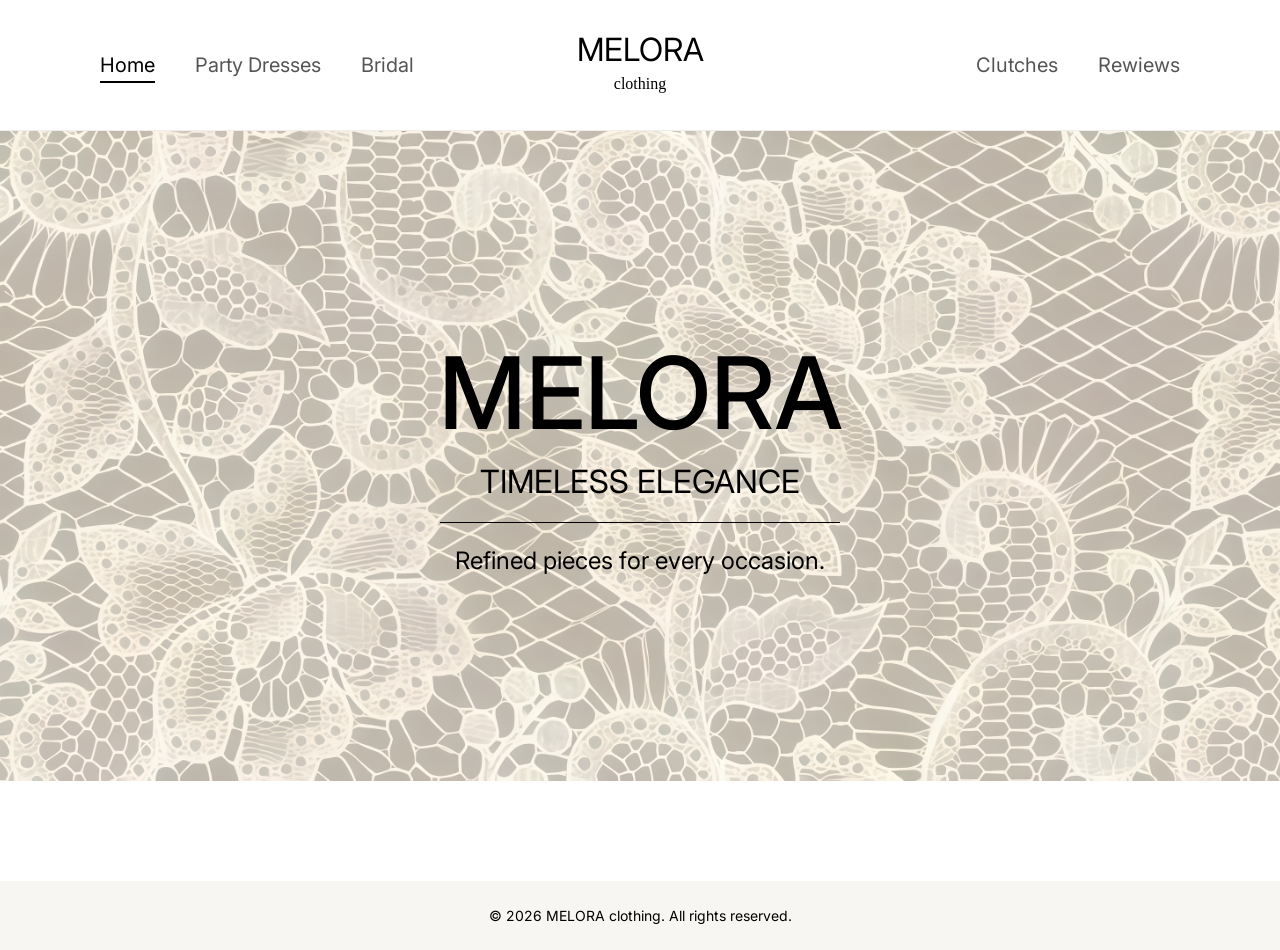
<file: index.html>
<!DOCTYPE html>
<html lang="en">
<head>
  <meta charset="UTF-8">
  <meta name="viewport" content="width=device-width, initial-scale=1">
  <title>MELORA clothing</title>
  <link href="https://cdn.jsdelivr.net/npm/bootstrap@5.3.3/dist/css/bootstrap.min.css" rel="stylesheet">
  <link href="https://fonts.googleapis.com/css2?family=Inter:wght@400;500;700&display=swap" rel="stylesheet">
  <link rel="stylesheet" href="style.css">
</head>
<body>
  <header class="site-header">
    <nav class="main-nav">
      <ul class="menu menu-left">
        <li><a href="index.html" class="active">Home</a></li>
        <li><a href="partydress.html">Party Dresses</a></li>
        <li><a href="bridal.html">Bridal</a></li>
      </ul>

      <a href="index.html" class="logo">
        <span class="logo-name">MELORA</span>
        <span class="logo-sub">clothing</span>
      </a>

      <ul class="menu menu-right">
        <li><a href="clutches.html">Clutches</a></li>
        <li><a href="reviews.html">Rewiews</a></li>
      </ul>
    </nav>
  </header>

  <main>
    <section id="hero">
      <h1>MELORA</h1>
      <h2>TIMELESS ELEGANCE</h2>
      <hr>
      <p>Refined pieces for every occasion.</p>
    </section>
  </main>
  <footer class="site-footer text-center py-4">
    <p class="mb-0">&copy; 2026 MELORA clothing. All rights reserved.</p>
  </footer>
</body>
</html>
</file>
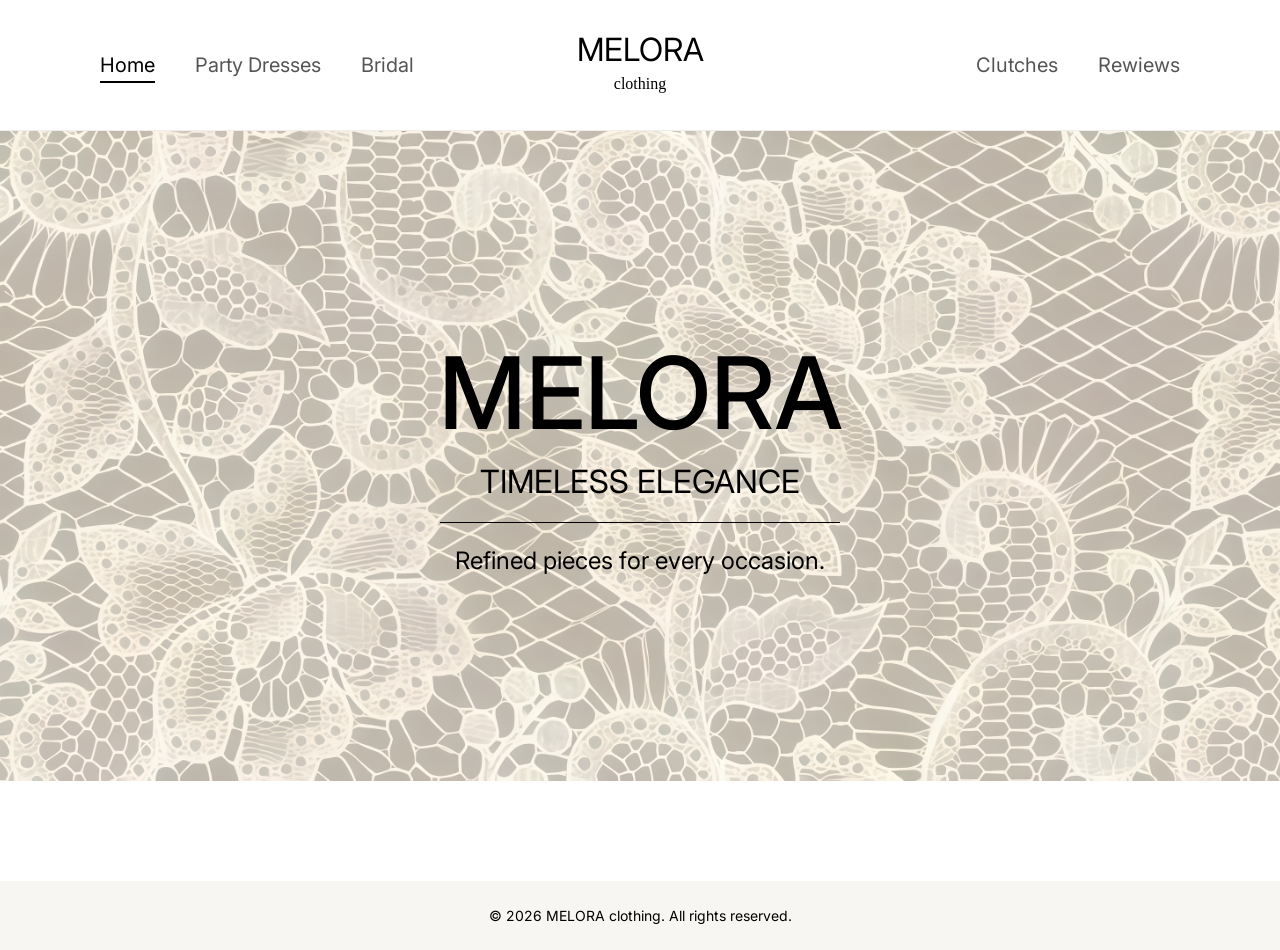
<file: WEB Midtrem project/index.html>
<!DOCTYPE html>
<html lang="en">
<head>
  <meta charset="UTF-8">
  <meta name="viewport" content="width=device-width, initial-scale=1">
  <title>MELORA clothing</title>
  <link href="https://cdn.jsdelivr.net/npm/bootstrap@5.3.3/dist/css/bootstrap.min.css" rel="stylesheet">
  <link href="https://fonts.googleapis.com/css2?family=Inter:wght@400;500;700&display=swap" rel="stylesheet">
  <link rel="stylesheet" href="style.css">
</head>
<body>
  <header class="site-header">
    <nav class="main-nav">
      <ul class="menu menu-left">
        <li><a href="index.html" class="active">Home</a></li>
        <li><a href="partydress.html">Party Dresses</a></li>
        <li><a href="bridal.html">Bridal</a></li>
      </ul>

      <a href="index.html" class="logo">
        <span class="logo-name">MELORA</span>
        <span class="logo-sub">clothing</span>
      </a>

      <ul class="menu menu-right">
        <li><a href="clutches.html">Clutches</a></li>
        <li><a href="reviews.html">Rewiews</a></li>
      </ul>
    </nav>
  </header>

  <main>
    <section id="hero">
      <h1>MELORA</h1>
      <h2>TIMELESS ELEGANCE</h2>
      <hr>
      <p>Refined pieces for every occasion.</p>
    </section>
  </main>
  <footer class="site-footer text-center py-4">
    <p class="mb-0">&copy; 2026 MELORA clothing. All rights reserved.</p>
  </footer>
</body>
</html>
</file>
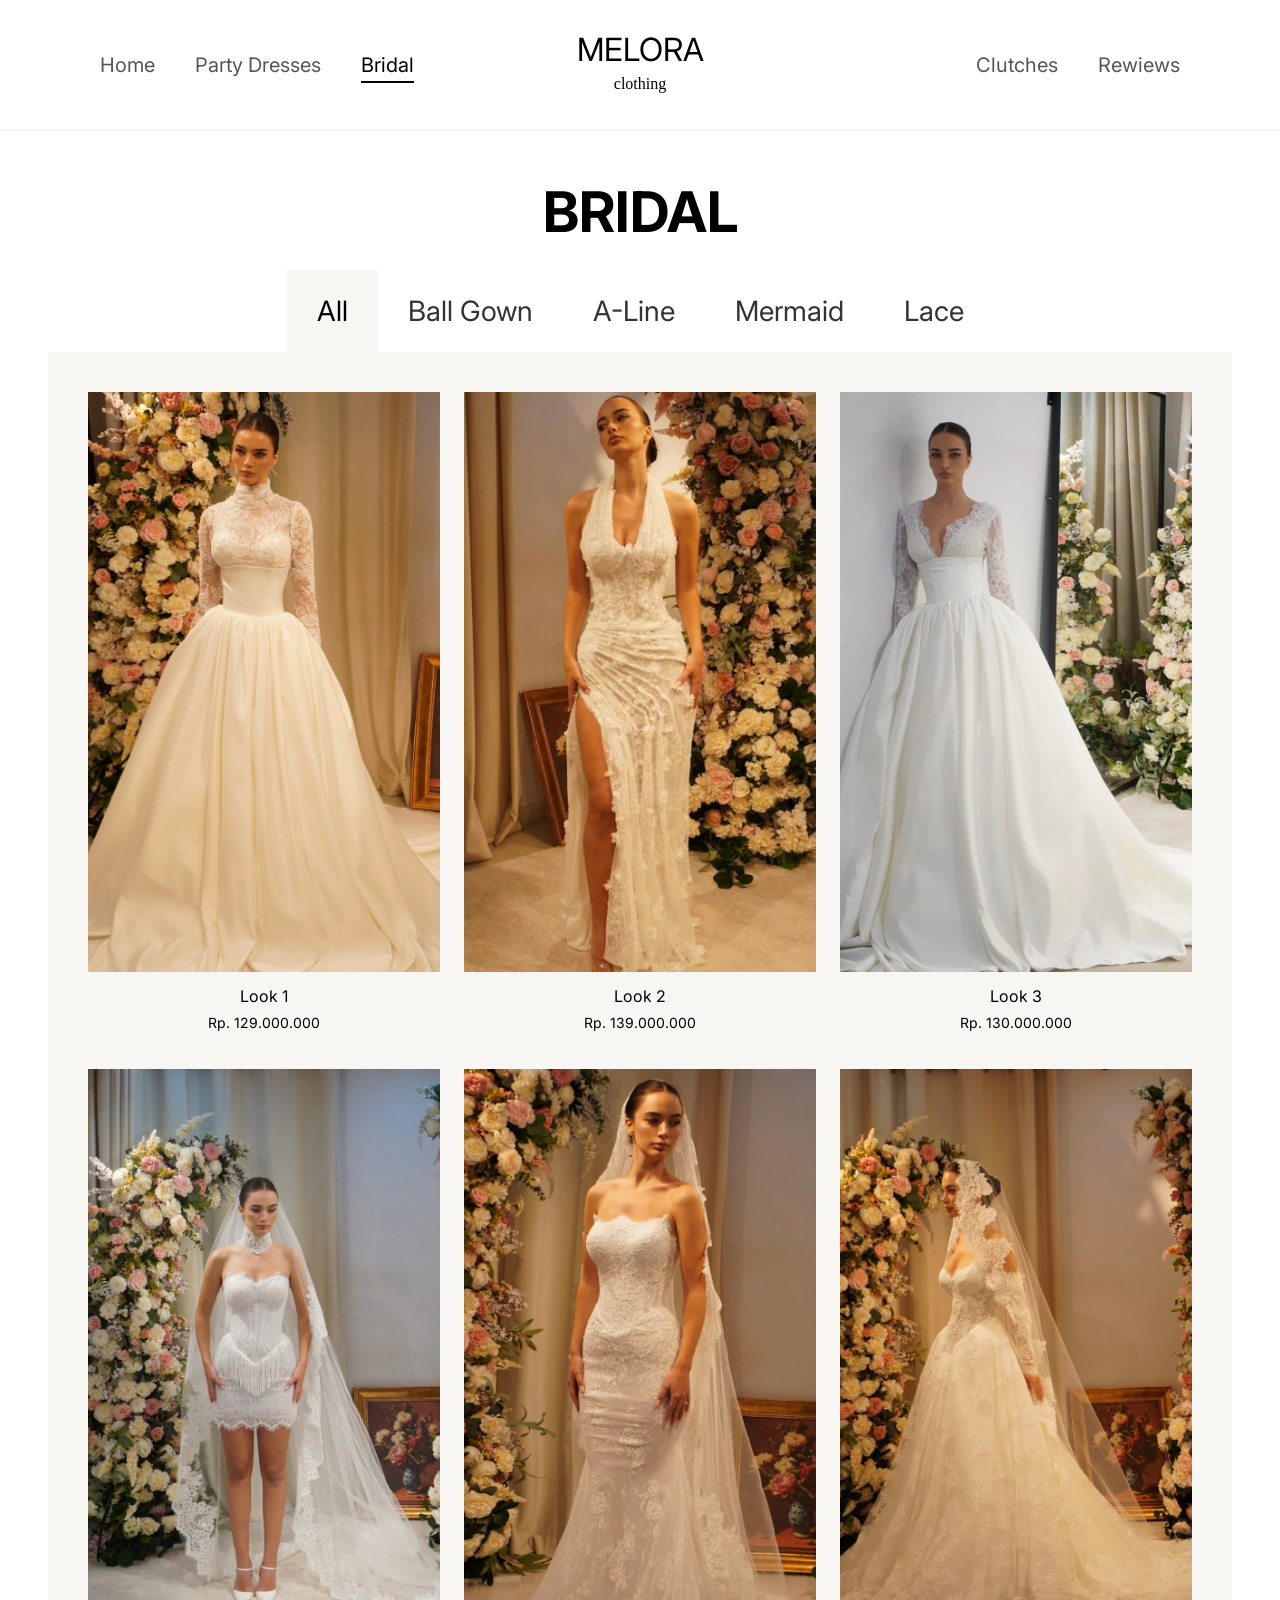
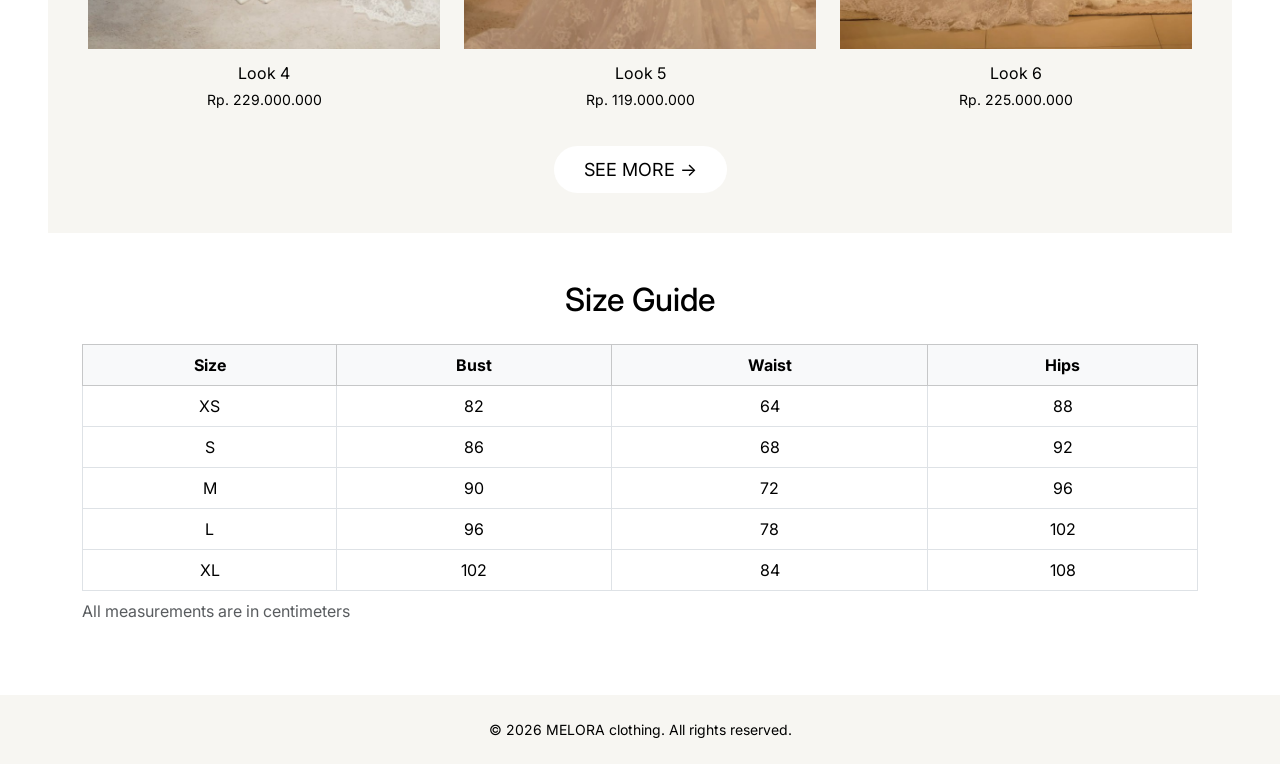
<file: bridal.html>
<!DOCTYPE html>
<html lang="en">
<head>
  <meta charset="UTF-8">
  <meta name="viewport" content="width=device-width, initial-scale=1">
  <title>Bridal - MELORA</title>

  <link href="https://cdn.jsdelivr.net/npm/bootstrap@5.3.3/dist/css/bootstrap.min.css" rel="stylesheet">
  <link href="https://fonts.googleapis.com/css2?family=Inter:wght@400;500;700&display=swap" rel="stylesheet">
  <link rel="stylesheet" href="style.css">
</head>
<body>
  <header class="site-header">
    <nav class="main-nav">
      <ul class="menu menu-left">
        <li><a href="index.html">Home</a></li>
        <li><a href="partydress.html">Party Dresses</a></li>
        <li><a href="bridal.html" class="active">Bridal</a></li>
      </ul>

      <a href="index.html" class="logo">
        <span class="logo-name">MELORA</span>
        <span class="logo-sub">clothing</span>
      </a>

      <ul class="menu menu-right">
        <li><a href="clutches.html">Clutches</a></li>
        <li><a href="reviews.html">Rewiews</a></li>
      </ul>
    </nav>
  </header>

  <main>
    <section class="container-fluid px-md-5 py-5">
      <h1 class="section-title mb-4">BRIDAL</h1>
      <ul class="tabs">
        <li><a href="#" class="active">All</a></li>
        <li><a href="#">Ball Gown</a></li>
        <li><a href="#">A-Line</a></li>
        <li><a href="#">Mermaid</a></li>
        <li><a href="#">Lace</a></li>
      </ul>

      <div class="bridal-box">
        <div class="row g-4">
          <div class="col-12 col-md-6 col-lg-4">
            <article class="card-item">
              <img src="photo_2026-10-03 19.18.34.jpeg" alt="Ball gown with lace sleeves">
              <p class="item-name">Look 1</p>
              <p class="item-price">Rp. 129.000.000</p>
            </article>
          </div>

          <div class="col-12 col-md-6 col-lg-4">
            <article class="card-item">
              <img src="photo_2026-10-03 19.18.40.jpeg" alt="Lace halter dress with high slit">
              <p class="item-name">Look 2</p>
              <p class="item-price">Rp. 139.000.000</p>
            </article>
          </div>

          <div class="col-12 col-md-6 col-lg-4">
            <article class="card-item">
              <img src="photo_2026-10-03 19.21.51.jpeg" alt="Wedding dress with V-neck lace sleeves">
              <p class="item-name">Look 3</p>
              <p class="item-price">Rp. 130.000.000</p>
            </article>
          </div>

          <div class="col-12 col-md-6 col-lg-4">
            <article class="card-item">
              <img src="photo_2026-10-03 19.18.37.jpeg" alt="Short lace dress with long veil">
              <p class="item-name">Look 4</p>
              <p class="item-price">Rp. 229.000.000</p>
            </article>
          </div>

          <div class="col-12 col-md-6 col-lg-4">
            <article class="card-item">
              <img src="photo_2026-10-03 19.21.48.jpeg" alt="Mermaid lace wedding dress with veil">
              <p class="item-name">Look 5</p>
              <p class="item-price">Rp. 119.000.000</p>
            </article>
          </div>

          <div class="col-12 col-md-6 col-lg-4">
            <article class="card-item">
              <img src="photo_2026-10-03 19.21.49.jpeg" alt="Lace wedding dress with long sleeves and veil">
              <p class="item-name">Look 6</p>
              <p class="item-price">Rp. 225.000.000</p>
            </article>
          </div>
        </div>

        <div class="text-center mt-4">
          <a href="contact.html" class="btn btn-melora">SEE MORE &rarr;</a>
        </div>
      </div>
    </section>

    <section class="container pb-5">
      <h2 class="text-center mb-4">Size Guide</h2>

      <div class="table-responsive">
        <table class="table table-bordered text-center align-middle">
          <caption>All measurements are in centimeters</caption>
          <thead class="table-light">
            <tr>
              <th>Size</th>
              <th>Bust</th>
              <th>Waist</th>
              <th>Hips</th>
            </tr>
          </thead>
          <tbody>
            <tr>
              <td>XS</td>
              <td>82</td>
              <td>64</td>
              <td>88</td>
            </tr>
            <tr>
              <td>S</td>
              <td>86</td>
              <td>68</td>
              <td>92</td>
            </tr>
            <tr>
              <td>M</td>
              <td>90</td>
              <td>72</td>
              <td>96</td>
            </tr>
            <tr>
              <td>L</td>
              <td>96</td>
              <td>78</td>
              <td>102</td>
            </tr>
            <tr>
              <td>XL</td>
              <td>102</td>
              <td>84</td>
              <td>108</td>
            </tr>
          </tbody>
        </table>
      </div>
    </section>
  </main>
  <footer class="site-footer text-center py-4">
    <p class="mb-0">&copy; 2026 MELORA clothing. All rights reserved.</p>
  </footer>
</body>
</html>
</file>
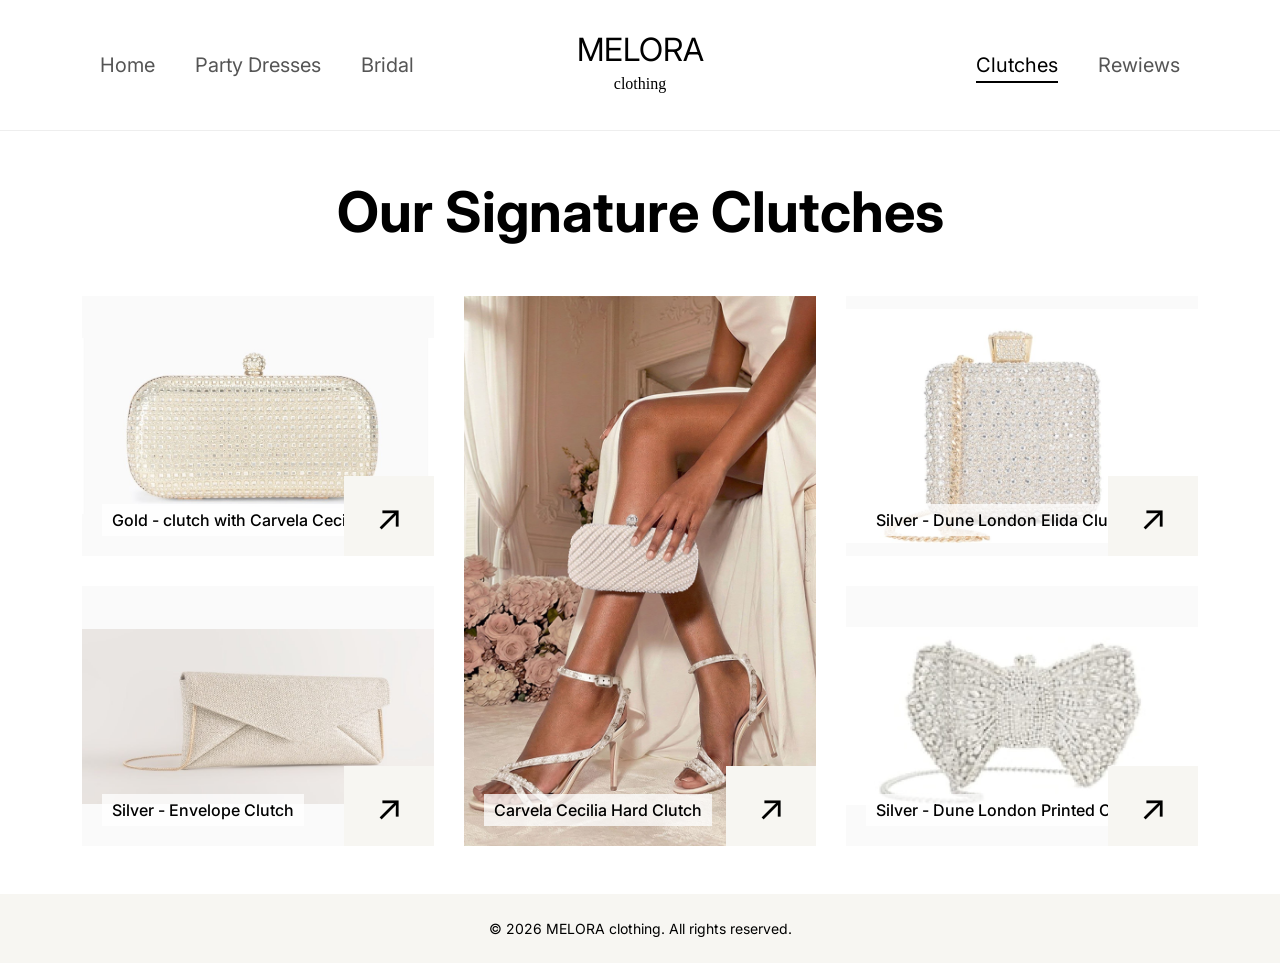
<file: clutches.html>
<!DOCTYPE html>
<html lang="en">
<head>
  <meta charset="UTF-8">
  <meta name="viewport" content="width=device-width, initial-scale=1">
  <title>Clutches - MELORA</title>
  <link href="https://cdn.jsdelivr.net/npm/bootstrap@5.3.3/dist/css/bootstrap.min.css" rel="stylesheet">
  <link href="https://fonts.googleapis.com/css2?family=Inter:wght@400;500;700&display=swap" rel="stylesheet">
  <link rel="stylesheet" href="style.css">
</head>
<body>
  <header class="site-header">
    <nav class="main-nav">
      <ul class="menu menu-left">
        <li><a href="index.html">Home</a></li>
        <li><a href="partydress.html">Party Dresses</a></li>
        <li><a href="bridal.html">Bridal</a></li>
      </ul>

      <a href="index.html" class="logo">
        <span class="logo-name">MELORA</span>
        <span class="logo-sub">clothing</span>
      </a>

      <ul class="menu menu-right">
        <li><a href="clutches.html" class="active">Clutches</a></li>
        <li><a href="reviews.html">Rewiews</a></li>
      </ul>
    </nav>
  </header>

  <main class="container py-5">

    <h1 class="section-title">Our Signature Clutches</h1>
    <section class="clutch-grid">

      <article class="clutch-item">
        <img src="photo_2026-10-03 21.24.36.jpeg" alt="Gold clutch with crystal clasp">
        <p class="clutch-name">Gold - clutch with Carvela Cecilia trim</p>
        <a href="contact.html" class="clutch-arrow">&#8599;</a>
      </article>

      <article class="clutch-item clutch-tall">
        <img src="G80658s4(2).jpg" alt="Model holding a pearl clutch">
        <p class="clutch-name">Carvela Cecilia Hard Clutch</p>
        <a href="contact.html" class="clutch-arrow">&#8599;</a>
      </article>

      <article class="clutch-item">
        <img src="photo_2026-10-03 21.27.01.jpeg" alt="Silver crystal clutch with gold chain">
        <p class="clutch-name">Silver - Dune London Elida Clutch</p>
        <a href="contact.html" class="clutch-arrow">&#8599;</a>
      </article>

      <article class="clutch-item">
        <img src="photo_2026-10-03 21.25.35.jpeg" alt="Silver envelope clutch">
        <p class="clutch-name">Silver - Envelope Clutch</p>
        <a href="contact.html" class="clutch-arrow">&#8599;</a>
      </article>

      <article class="clutch-item">
        <img src="photo_2026-10-03 21.28.05.jpeg" alt="Silver crystal bow clutch">
        <p class="clutch-name">Silver - Dune London Printed Clutch</p>
        <a href="contact.html" class="clutch-arrow">&#8599;</a>
      </article>
    </section>
  </main>
  <footer class="site-footer text-center py-4">
    <p class="mb-0">&copy; 2026 MELORA clothing. All rights reserved.</p>
  </footer>

</body>
</html>
</file>
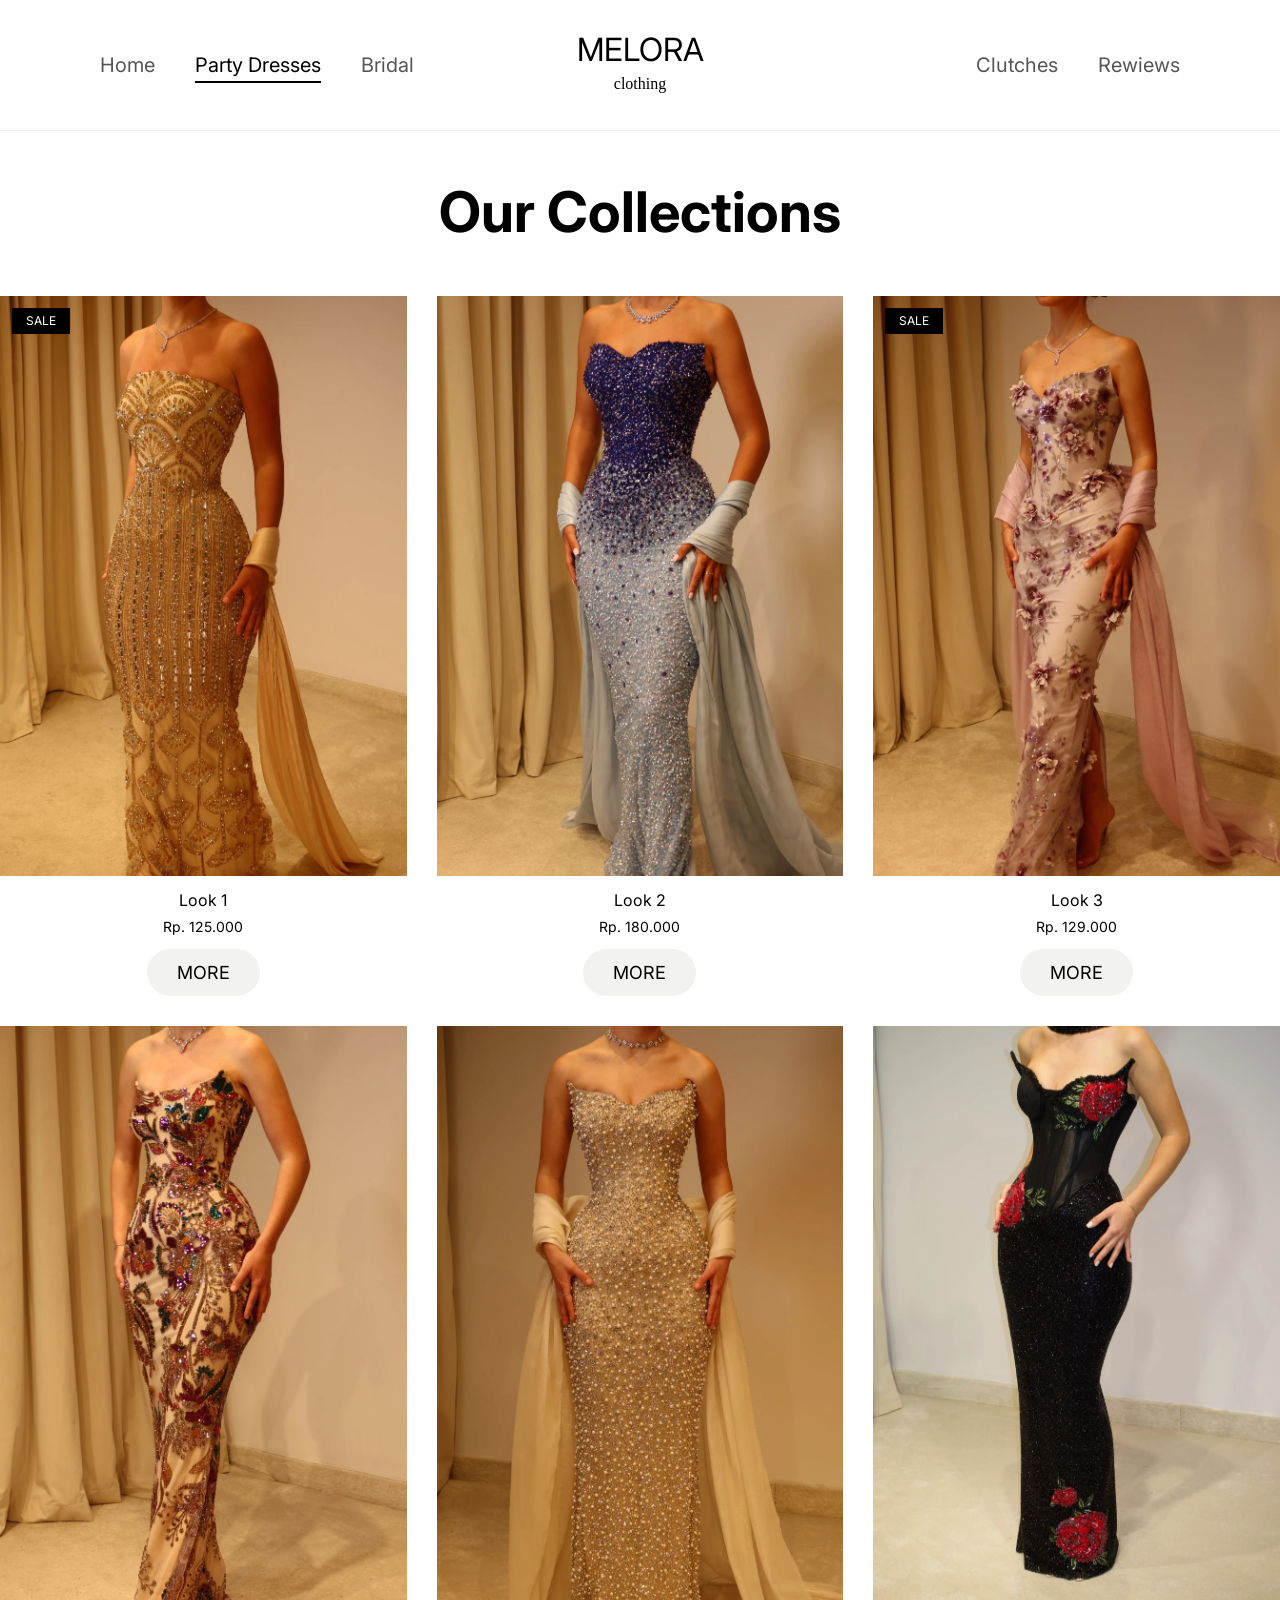
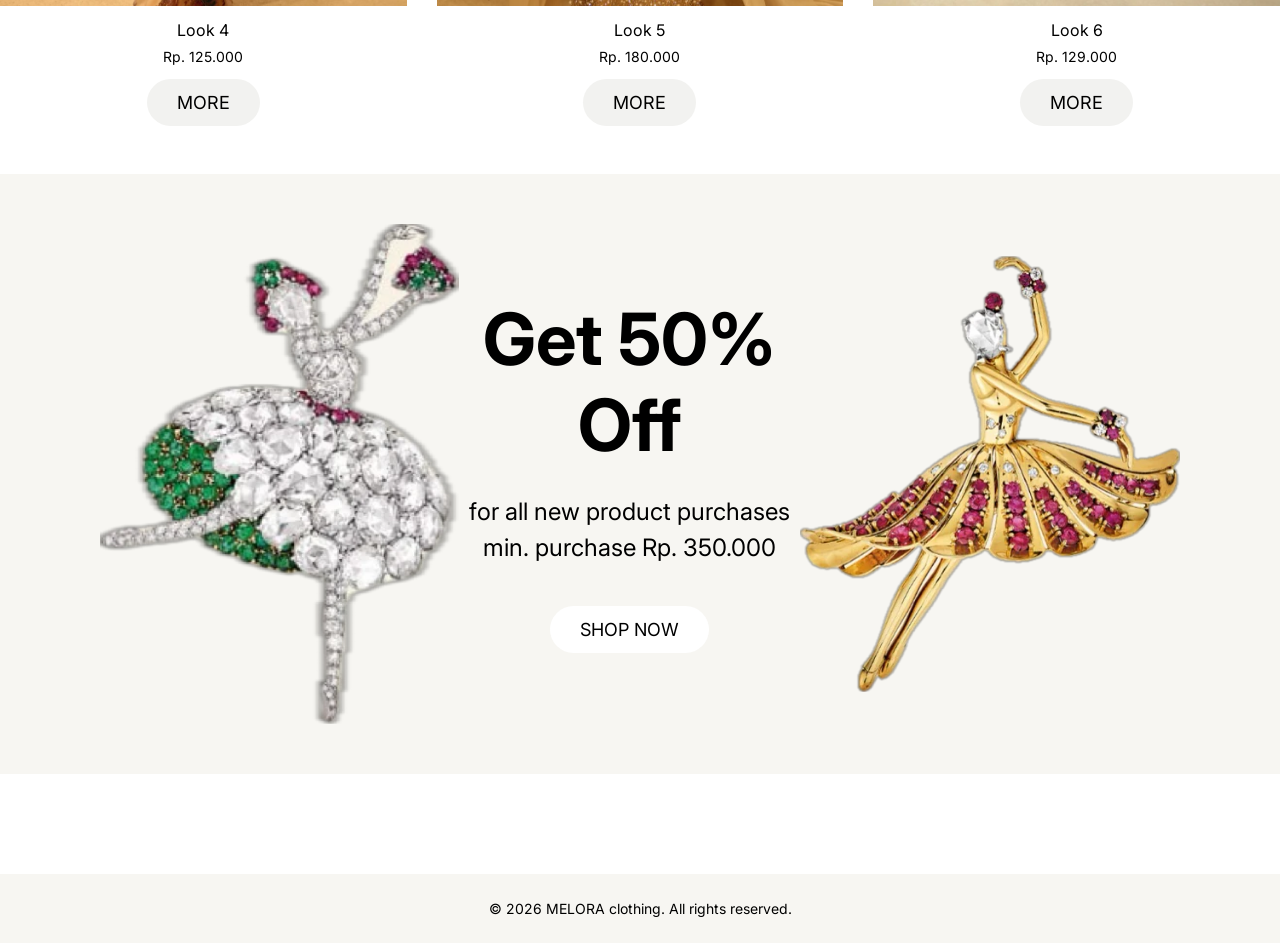
<file: partydress.html>
<!DOCTYPE html>
<html lang="en">
<head>
  <meta charset="UTF-8">
  <meta name="viewport" content="width=device-width, initial-scale=1">
  <title>Party Dresses - MELORA</title>
  <link href="https://cdn.jsdelivr.net/npm/bootstrap@5.3.3/dist/css/bootstrap.min.css" rel="stylesheet">
  <link href="https://fonts.googleapis.com/css2?family=Inter:wght@400;500;700&display=swap" rel="stylesheet">
  <link rel="stylesheet" href="style.css">
</head>
<body>
  <header class="site-header">
    <nav class="main-nav">
      <ul class="menu menu-left">
        <li><a href="index.html">Home</a></li>
        <li><a href="partydress.html" class="active">Party Dresses</a></li>
        <li><a href="bridal.html">Bridal</a></li>
      </ul>

      <a href="index.html" class="logo">
        <span class="logo-name">MELORA</span>
        <span class="logo-sub">clothing</span>
      </a>

      <ul class="menu menu-right">
        <li><a href="clutches.html">Clutches</a></li>
        <li><a href="reviews.html">Rewiews</a></li>
      </ul>
    </nav>
  </header>

  <main>
    <section class="container-fluid px-0 py-5">
      <h1 class="section-title">Our Collections</h1>
      <div class="gallery">
        <article class="card-item">
          <span class="badge-sale">SALE</span>
          <img src="photo_2026-10-03 19.18.44.jpeg" alt="Party dress with gold beads">
          <p class="item-name">Look 1</p>
          <p class="item-price">Rp. 125.000</p>
          <a href="contact.html" class="btn btn-melora">MORE</a>
        </article>

        <article class="card-item">
          <img src="photo_2026-10-03 19.18.39.jpeg" alt="Blue beaded evening gown">
          <p class="item-name">Look 2</p>
          <p class="item-price">Rp. 180.000</p>
          <a href="contact.html" class="btn btn-melora">MORE</a>
        </article>

        <article class="card-item">
          <span class="badge-sale">SALE</span>
          <img src="photo_2026-10-03 19.21.45.jpeg" alt="Floral embroidered dress with pink shawl">
          <p class="item-name">Look 3</p>
          <p class="item-price">Rp. 129.000</p>
          <a href="contact.html" class="btn btn-melora">MORE</a>
        </article>

        <article class="card-item">
          <img src="photo_2026-10-03 19.18.38.jpeg" alt="Dress with colorful sequins">
          <p class="item-name">Look 4</p>
          <p class="item-price">Rp. 125.000</p>
          <a href="contact.html" class="btn btn-melora">MORE</a>
        </article>

        <article class="card-item">
          <img src="photo_2026-10-03 19.18.35.jpeg" alt="Pearl dress with beige shawl">
          <p class="item-name">Look 5</p>
          <p class="item-price">Rp. 180.000</p>
          <a href="contact.html" class="btn btn-melora">MORE</a>
        </article>

        <article class="card-item">
          <img src="photo_2026-10-03 19.21.47.jpeg" alt="Black dress with red roses">
          <p class="item-name">Look 6</p>
          <p class="item-price">Rp. 129.000</p>
          <a href="contact.html" class="btn btn-melora">MORE</a>
        </article>
      </div>
    </section>
    <section id="promo">
      <img src="sticker.webp" alt="Ballerina brooch with diamonds and emeralds">

      <div class="promo-text">
        <h2>Get 50% Off</h2>
        <p>for all new product purchases<br>min. purchase Rp. 350.000</p>
        <a href="bridal.html" class="btn btn-melora btn-lg">SHOP NOW</a>
      </div>

      <img src="sticker2.webp" alt="Gold ballerina brooch with rubies">
    </section>
  </main>
  <footer class="site-footer text-center py-4">
    <p class="mb-0">&copy; 2026 MELORA clothing. All rights reserved.</p>
  </footer>
</body>
</html>
</file>
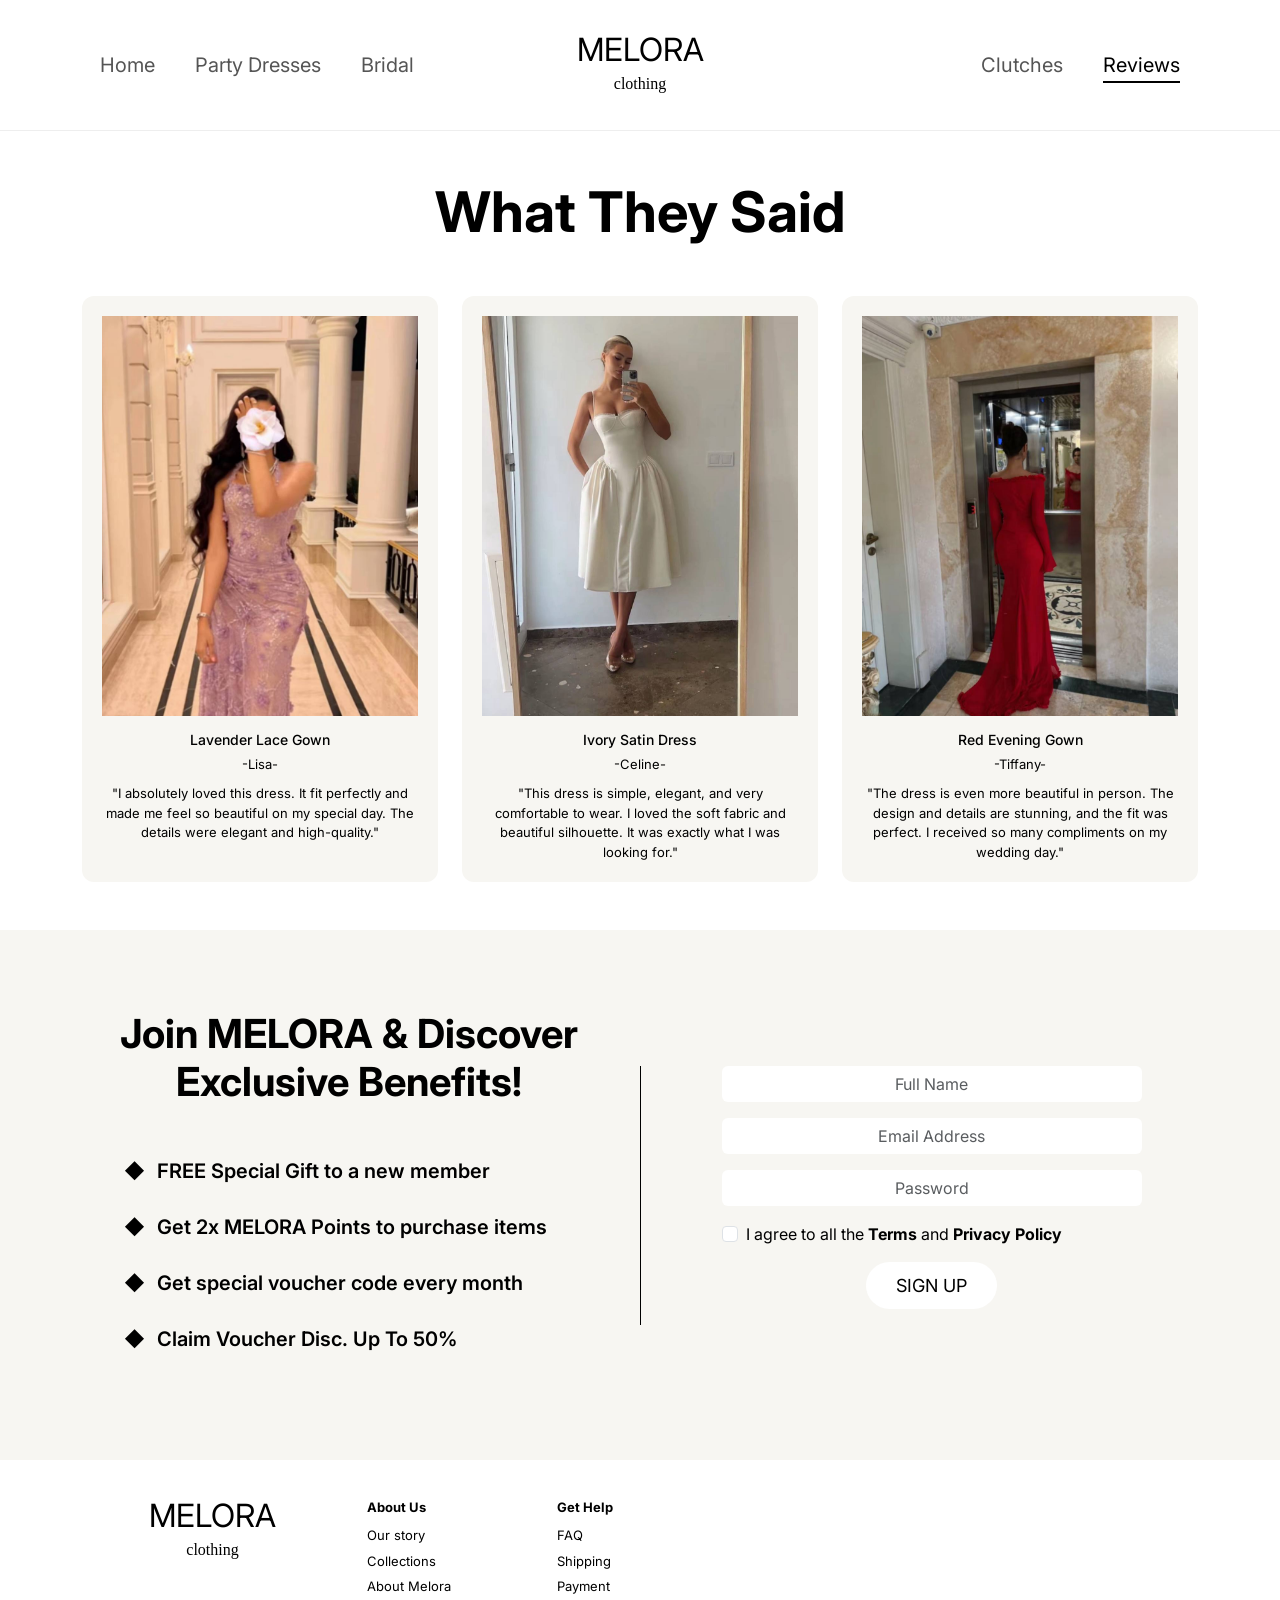
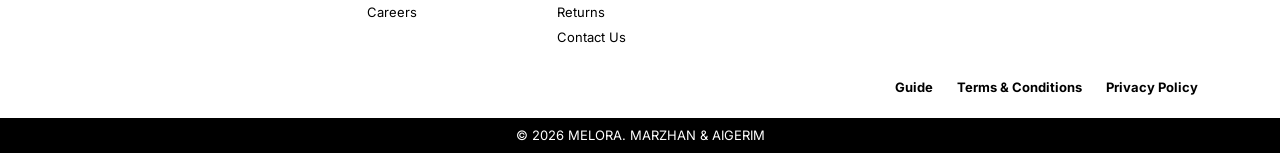
<file: reviews.html>
<!DOCTYPE html>
<html lang="en">
<head>
  <meta charset="UTF-8">
  <meta name="viewport" content="width=device-width, initial-scale=1">
  <title>Reviews - MELORA</title>

  <link href="https://cdn.jsdelivr.net/npm/bootstrap@5.3.3/dist/css/bootstrap.min.css" rel="stylesheet">
  <link href="https://fonts.googleapis.com/css2?family=Inter:wght@400;500;700&display=swap" rel="stylesheet">
  <link rel="stylesheet" href="style.css">
</head>
<body>

  <header class="site-header">
    <nav class="main-nav">
      <ul class="menu menu-left">
        <li><a href="index.html">Home</a></li>
        <li><a href="partydress.html">Party Dresses</a></li>
        <li><a href="bridal.html">Bridal</a></li>
      </ul>

      <a href="index.html" class="logo">
        <span class="logo-name">MELORA</span>
        <span class="logo-sub">clothing</span>
      </a>

      <ul class="menu menu-right">
        <li><a href="clutches.html">Clutches</a></li>
        <li><a href="reviews.html" class="active">Reviews</a></li>
      </ul>
    </nav>
  </header>
  <main>
    <section class="container py-5">
      <h1 class="section-title">What They Said</h1>

      <div class="row g-4">

        <div class="col-12 col-md-4">
          <article class="review-card">
            <img src="photo_2026-10-03 21.40.28.jpeg" alt="Customer in a lavender lace gown">
            <h2 class="review-dress">Lavender Lace Gown</h2>
            <p class="reviewer">-Lisa-</p>
            <blockquote class="review-text">
              "I absolutely loved this dress. It fit perfectly and made me feel
              so beautiful on my special day. The details were elegant and high-quality."
            </blockquote>
          </article>
        </div>

        <div class="col-12 col-md-4">
          <article class="review-card">
            <img src="photo_2026-10-03 21.40.29.jpeg" alt="Customer in an ivory satin dress">
            <h2 class="review-dress">Ivory Satin Dress</h2>
            <p class="reviewer">-Celine-</p>
            <blockquote class="review-text">
              "This dress is simple, elegant, and very comfortable to wear.
              I loved the soft fabric and beautiful silhouette.
              It was exactly what I was looking for."
            </blockquote>
          </article>
        </div>

        <div class="col-12 col-md-4">
          <article class="review-card">
            <img src="photo_2026-10-03 21.40.30.jpeg" alt="Customer in a red evening gown">
            <h2 class="review-dress">Red Evening Gown</h2>
            <p class="reviewer">-Tiffany-</p>
            <blockquote class="review-text">
              "The dress is even more beautiful in person. The design and details
              are stunning, and the fit was perfect. I received so many compliments
              on my wedding day."
            </blockquote>
          </article>
        </div>

      </div>
    </section>

    <section class="join-section">
      <div class="container">
        <div class="row align-items-center g-5">

          <div class="col-12 col-lg-6">
            <h2 class="join-title">Join MELORA &amp; Discover Exclusive Benefits!</h2>

            <ul class="benefits">
              <li><span class="diamond">&#9670;</span>FREE Special Gift to a new member</li>
              <li><span class="diamond">&#9670;</span>Get 2x MELORA Points to purchase items</li>
              <li><span class="diamond">&#9670;</span>Get special voucher code every month</li>
              <li><span class="diamond">&#9670;</span>Claim Voucher Disc. Up To 50%</li>
            </ul>
          </div>

          <div class="col-12 col-lg-6 join-divider">
            <form id="signup-form" class="join-form" action="#" method="post">
              <div class="mb-3">
                <label for="signup-name" class="visually-hidden">Full Name</label>
                <input type="text" class="form-control" id="signup-name" name="name" placeholder="Full Name">
              </div>

              <div class="mb-3">
                <label for="signup-email" class="visually-hidden">Email Address</label>
                <input type="email" class="form-control" id="signup-email" name="email" placeholder="Email Address">
              </div>

              <div class="mb-3">
                <label for="signup-password" class="visually-hidden">Password</label>
                <input type="password" class="form-control" id="signup-password" name="password" placeholder="Password">
              </div>

              <div class="form-check mb-3">
                <input type="checkbox" class="form-check-input" id="agree" name="agree">
                <label for="agree" class="form-check-label">
                  I agree to all the <strong>Terms</strong> and <strong>Privacy Policy</strong>
                </label>
              </div>

              <div class="text-center mb-3">
                <button type="submit" class="btn btn-melora">SIGN UP</button>
              </div>
            </form>
          </div>

        </div>
      </div>
    </section>
  </main>
  <footer class="big-footer">
    <div class="container">
      <div class="row gy-4">

        <div class="col-12 col-md-3">
          <a href="index.html" class="logo">
            <span class="logo-name">MELORA</span>
            <span class="logo-sub">clothing</span>
          </a>
        </div>

        <div class="col-6 col-md-2">
          <h3 class="footer-title">About Us</h3>
          <ul class="footer-list">
            <li><a href="about.html">Our story</a></li>
            <li><a href="partydress.html">Collections</a></li>
            <li><a href="about.html">About Melora</a></li>
            <li><a href="#">Careers</a></li>
          </ul>
        </div>

        <div class="col-6 col-md-2">
          <h3 class="footer-title">Get Help</h3>
          <ul class="footer-list">
            <li><a href="#">FAQ</a></li>
            <li><a href="#">Shipping</a></li>
            <li><a href="#">Payment</a></li>
            <li><a href="#">Returns</a></li>
            <li><a href="contact.html">Contact Us</a></li>
          </ul>
        </div>
      </div>

      <nav class="footer-bottom-links">
        <a href="#">Guide</a>
        <a href="#">Terms &amp; Conditions</a>
        <a href="#">Privacy Policy</a>
      </nav>
    </div>

    <p class="copyright bg-black text-white text-center py-2 mb-0">
      &copy; 2026 MELORA. MARZHAN &amp; AIGERIM
    </p>
  </footer>

</body>
</html>
</file>
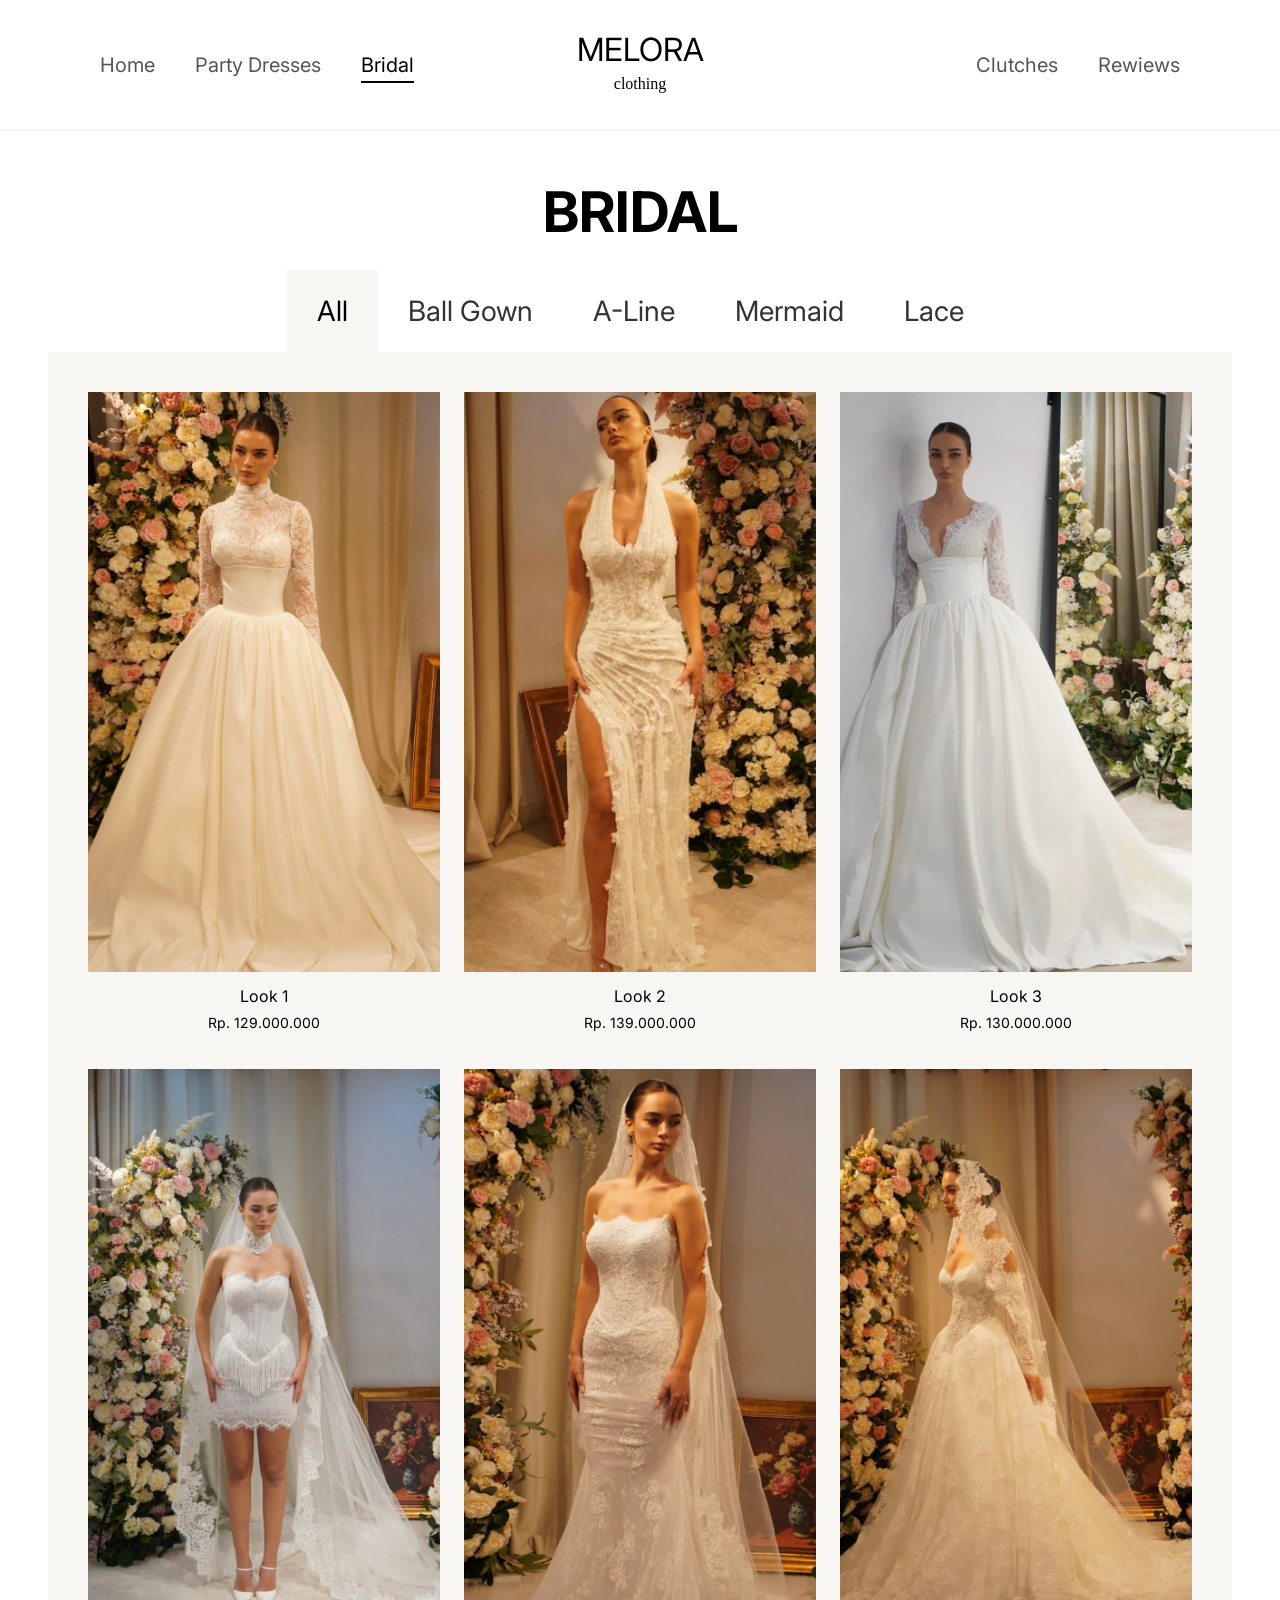
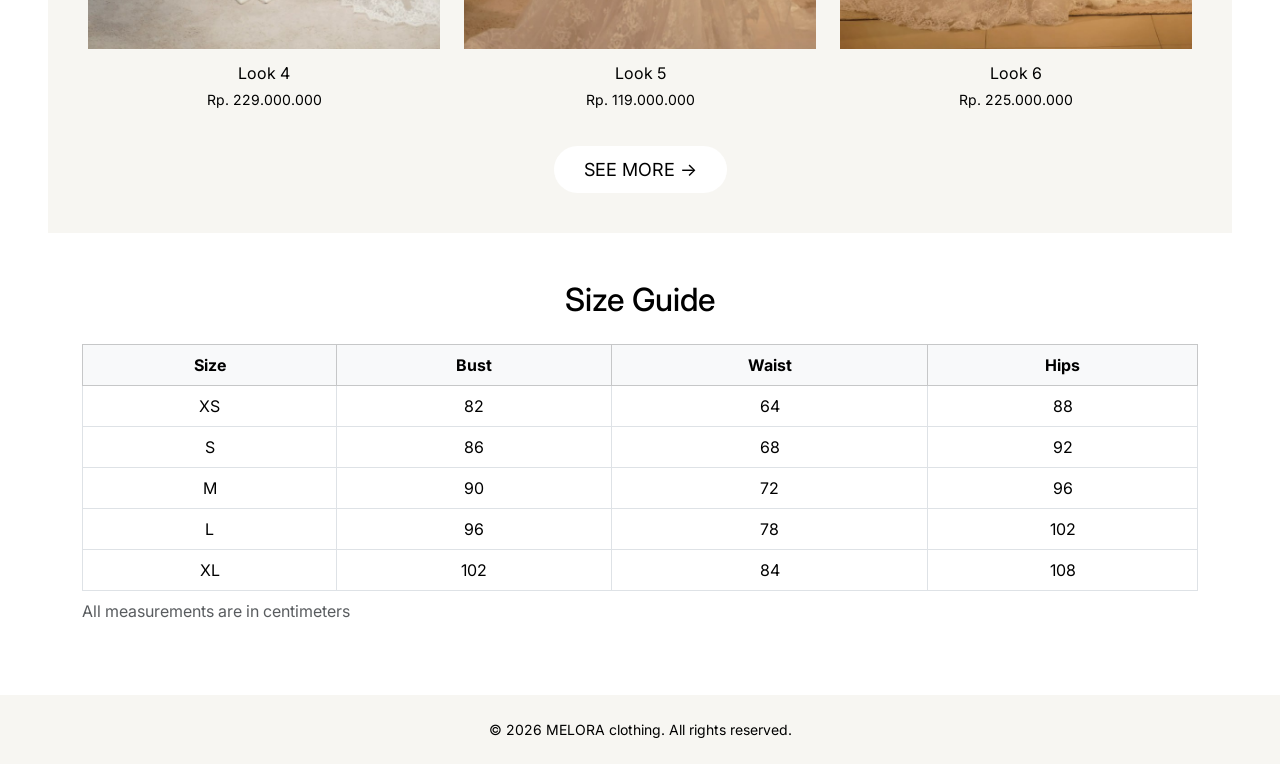
<file: WEB Midtrem project/bridal.html>
<!DOCTYPE html>
<html lang="en">
<head>
  <meta charset="UTF-8">
  <meta name="viewport" content="width=device-width, initial-scale=1">
  <title>Bridal - MELORA</title>

  <link href="https://cdn.jsdelivr.net/npm/bootstrap@5.3.3/dist/css/bootstrap.min.css" rel="stylesheet">
  <link href="https://fonts.googleapis.com/css2?family=Inter:wght@400;500;700&display=swap" rel="stylesheet">
  <link rel="stylesheet" href="style.css">
</head>
<body>
  <header class="site-header">
    <nav class="main-nav">
      <ul class="menu menu-left">
        <li><a href="index.html">Home</a></li>
        <li><a href="partydress.html">Party Dresses</a></li>
        <li><a href="bridal.html" class="active">Bridal</a></li>
      </ul>

      <a href="index.html" class="logo">
        <span class="logo-name">MELORA</span>
        <span class="logo-sub">clothing</span>
      </a>

      <ul class="menu menu-right">
        <li><a href="clutches.html">Clutches</a></li>
        <li><a href="reviews.html">Rewiews</a></li>
      </ul>
    </nav>
  </header>

  <main>
    <section class="container-fluid px-md-5 py-5">
      <h1 class="section-title mb-4">BRIDAL</h1>
      <ul class="tabs">
        <li><a href="#" class="active">All</a></li>
        <li><a href="#">Ball Gown</a></li>
        <li><a href="#">A-Line</a></li>
        <li><a href="#">Mermaid</a></li>
        <li><a href="#">Lace</a></li>
      </ul>

      <div class="bridal-box">
        <div class="row g-4">
          <div class="col-12 col-md-6 col-lg-4">
            <article class="card-item">
              <img src="photo_2026-10-03 19.18.34.jpeg" alt="Ball gown with lace sleeves">
              <p class="item-name">Look 1</p>
              <p class="item-price">Rp. 129.000.000</p>
            </article>
          </div>

          <div class="col-12 col-md-6 col-lg-4">
            <article class="card-item">
              <img src="photo_2026-10-03 19.18.40.jpeg" alt="Lace halter dress with high slit">
              <p class="item-name">Look 2</p>
              <p class="item-price">Rp. 139.000.000</p>
            </article>
          </div>

          <div class="col-12 col-md-6 col-lg-4">
            <article class="card-item">
              <img src="photo_2026-10-03 19.21.51.jpeg" alt="Wedding dress with V-neck lace sleeves">
              <p class="item-name">Look 3</p>
              <p class="item-price">Rp. 130.000.000</p>
            </article>
          </div>

          <div class="col-12 col-md-6 col-lg-4">
            <article class="card-item">
              <img src="photo_2026-10-03 19.18.37.jpeg" alt="Short lace dress with long veil">
              <p class="item-name">Look 4</p>
              <p class="item-price">Rp. 229.000.000</p>
            </article>
          </div>

          <div class="col-12 col-md-6 col-lg-4">
            <article class="card-item">
              <img src="photo_2026-10-03 19.21.48.jpeg" alt="Mermaid lace wedding dress with veil">
              <p class="item-name">Look 5</p>
              <p class="item-price">Rp. 119.000.000</p>
            </article>
          </div>

          <div class="col-12 col-md-6 col-lg-4">
            <article class="card-item">
              <img src="photo_2026-10-03 19.21.49.jpeg" alt="Lace wedding dress with long sleeves and veil">
              <p class="item-name">Look 6</p>
              <p class="item-price">Rp. 225.000.000</p>
            </article>
          </div>
        </div>

        <div class="text-center mt-4">
          <a href="contact.html" class="btn btn-melora">SEE MORE &rarr;</a>
        </div>
      </div>
    </section>

    <section class="container pb-5">
      <h2 class="text-center mb-4">Size Guide</h2>

      <div class="table-responsive">
        <table class="table table-bordered text-center align-middle">
          <caption>All measurements are in centimeters</caption>
          <thead class="table-light">
            <tr>
              <th>Size</th>
              <th>Bust</th>
              <th>Waist</th>
              <th>Hips</th>
            </tr>
          </thead>
          <tbody>
            <tr>
              <td>XS</td>
              <td>82</td>
              <td>64</td>
              <td>88</td>
            </tr>
            <tr>
              <td>S</td>
              <td>86</td>
              <td>68</td>
              <td>92</td>
            </tr>
            <tr>
              <td>M</td>
              <td>90</td>
              <td>72</td>
              <td>96</td>
            </tr>
            <tr>
              <td>L</td>
              <td>96</td>
              <td>78</td>
              <td>102</td>
            </tr>
            <tr>
              <td>XL</td>
              <td>102</td>
              <td>84</td>
              <td>108</td>
            </tr>
          </tbody>
        </table>
      </div>
    </section>
  </main>
  <footer class="site-footer text-center py-4">
    <p class="mb-0">&copy; 2026 MELORA clothing. All rights reserved.</p>
  </footer>
</body>
</html>
</file>
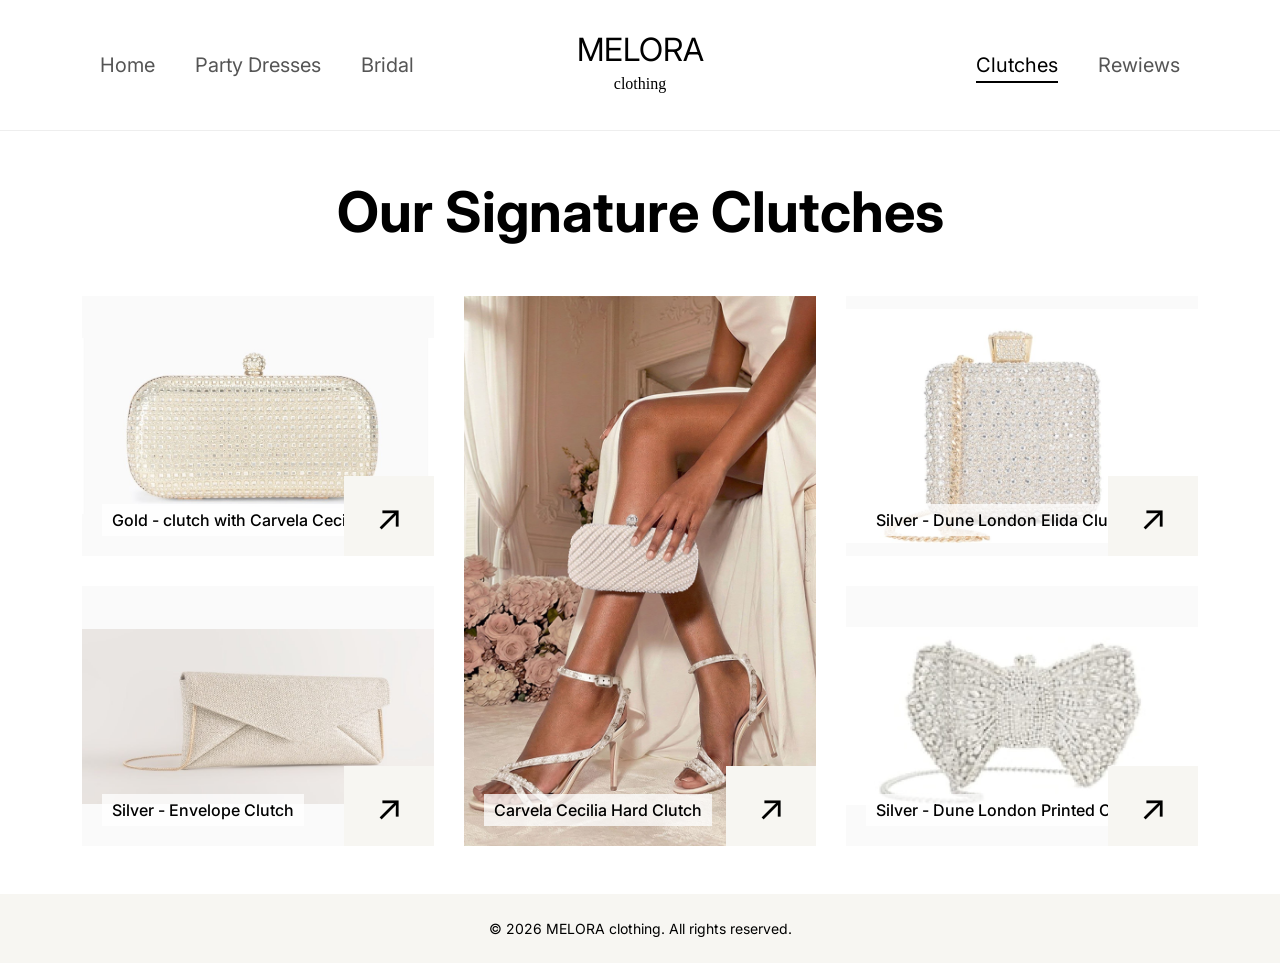
<file: WEB Midtrem project/clutches.html>
<!DOCTYPE html>
<html lang="en">
<head>
  <meta charset="UTF-8">
  <meta name="viewport" content="width=device-width, initial-scale=1">
  <title>Clutches - MELORA</title>
  <link href="https://cdn.jsdelivr.net/npm/bootstrap@5.3.3/dist/css/bootstrap.min.css" rel="stylesheet">
  <link href="https://fonts.googleapis.com/css2?family=Inter:wght@400;500;700&display=swap" rel="stylesheet">
  <link rel="stylesheet" href="style.css">
</head>
<body>
  <header class="site-header">
    <nav class="main-nav">
      <ul class="menu menu-left">
        <li><a href="index.html">Home</a></li>
        <li><a href="partydress.html">Party Dresses</a></li>
        <li><a href="bridal.html">Bridal</a></li>
      </ul>

      <a href="index.html" class="logo">
        <span class="logo-name">MELORA</span>
        <span class="logo-sub">clothing</span>
      </a>

      <ul class="menu menu-right">
        <li><a href="clutches.html" class="active">Clutches</a></li>
        <li><a href="reviews.html">Rewiews</a></li>
      </ul>
    </nav>
  </header>

  <main class="container py-5">

    <h1 class="section-title">Our Signature Clutches</h1>
    <section class="clutch-grid">

      <article class="clutch-item">
        <img src="photo_2026-10-03 21.24.36.jpeg" alt="Gold clutch with crystal clasp">
        <p class="clutch-name">Gold - clutch with Carvela Cecilia trim</p>
        <a href="contact.html" class="clutch-arrow">&#8599;</a>
      </article>

      <article class="clutch-item clutch-tall">
        <img src="G80658s4(2).jpg" alt="Model holding a pearl clutch">
        <p class="clutch-name">Carvela Cecilia Hard Clutch</p>
        <a href="contact.html" class="clutch-arrow">&#8599;</a>
      </article>

      <article class="clutch-item">
        <img src="photo_2026-10-03 21.27.01.jpeg" alt="Silver crystal clutch with gold chain">
        <p class="clutch-name">Silver - Dune London Elida Clutch</p>
        <a href="contact.html" class="clutch-arrow">&#8599;</a>
      </article>

      <article class="clutch-item">
        <img src="photo_2026-10-03 21.25.35.jpeg" alt="Silver envelope clutch">
        <p class="clutch-name">Silver - Envelope Clutch</p>
        <a href="contact.html" class="clutch-arrow">&#8599;</a>
      </article>

      <article class="clutch-item">
        <img src="photo_2026-10-03 21.28.05.jpeg" alt="Silver crystal bow clutch">
        <p class="clutch-name">Silver - Dune London Printed Clutch</p>
        <a href="contact.html" class="clutch-arrow">&#8599;</a>
      </article>
    </section>
  </main>
  <footer class="site-footer text-center py-4">
    <p class="mb-0">&copy; 2026 MELORA clothing. All rights reserved.</p>
  </footer>

</body>
</html>
</file>
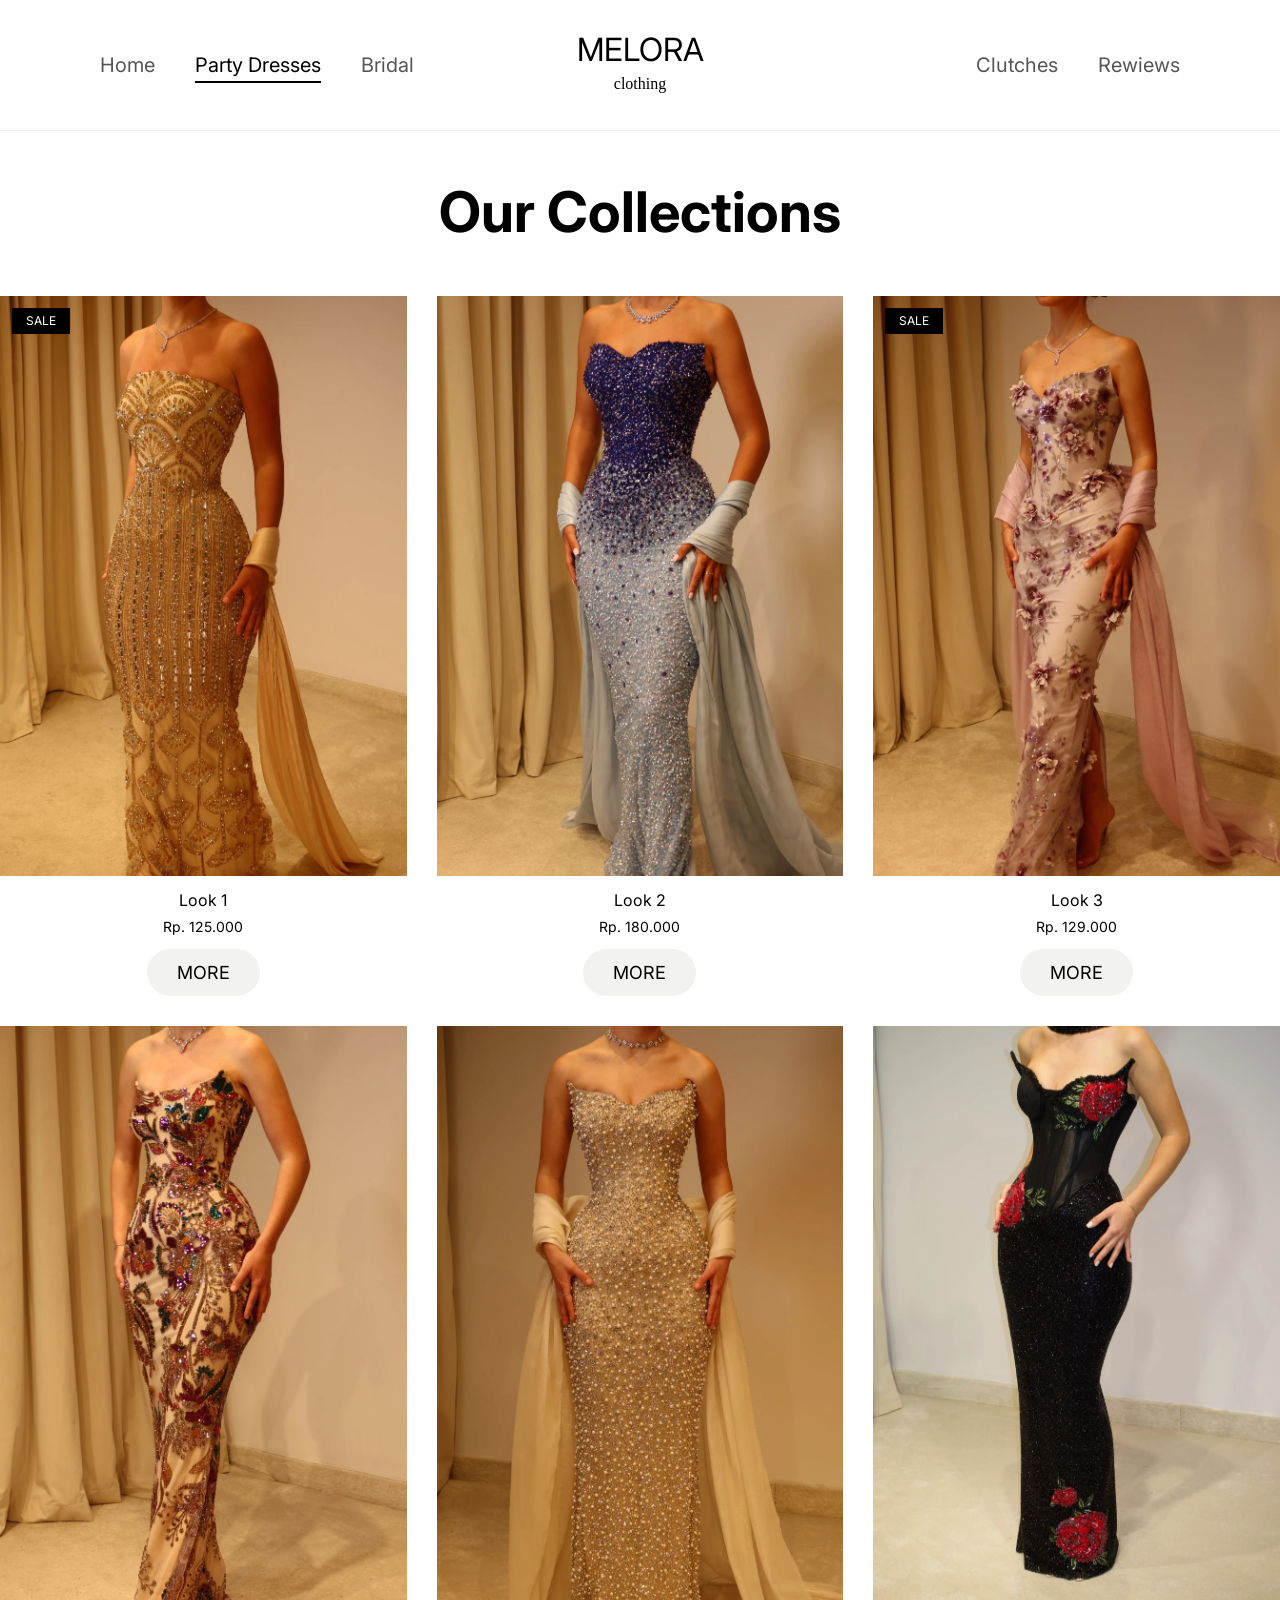
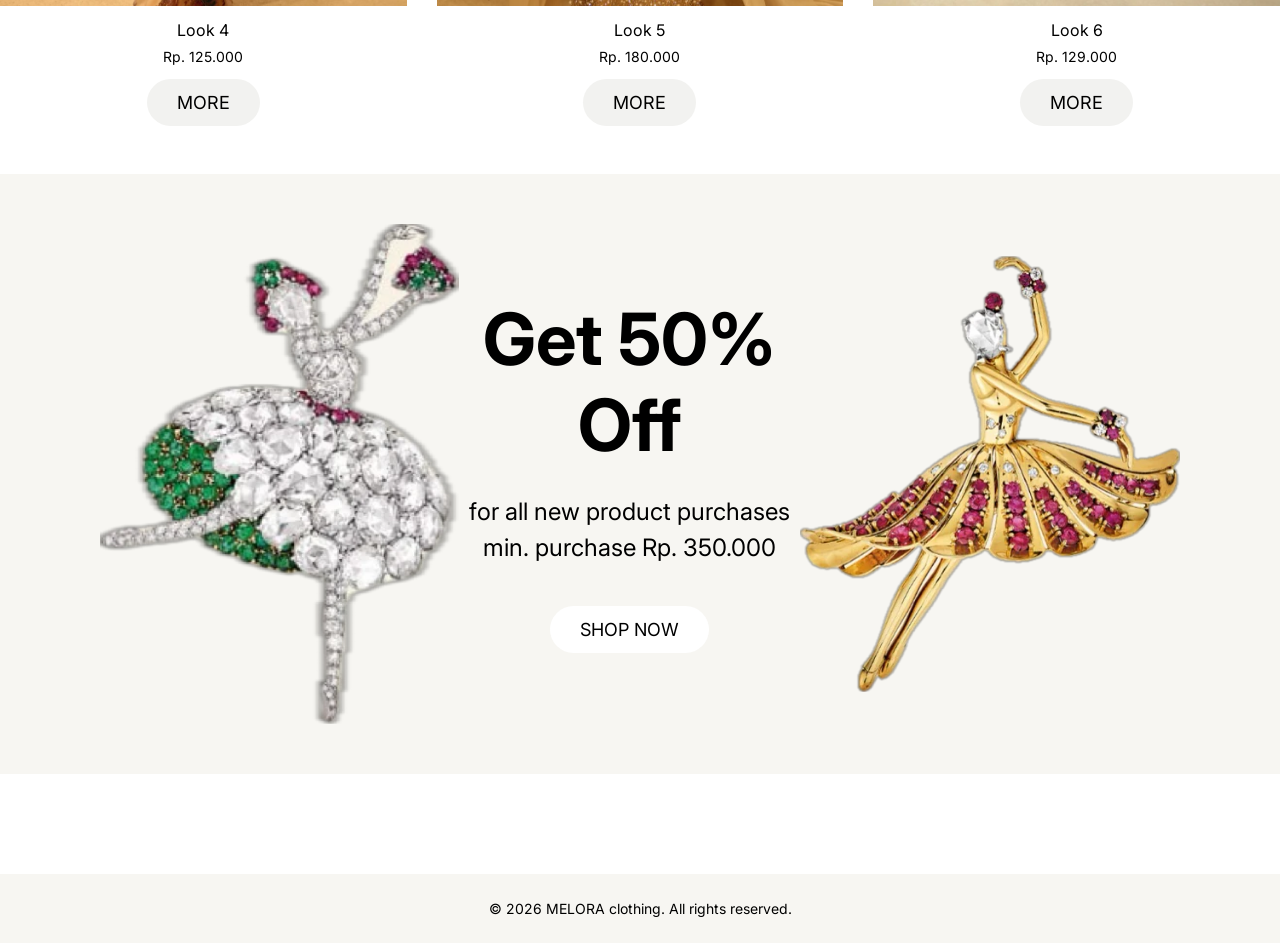
<file: WEB Midtrem project/partydress.html>
<!DOCTYPE html>
<html lang="en">
<head>
  <meta charset="UTF-8">
  <meta name="viewport" content="width=device-width, initial-scale=1">
  <title>Party Dresses - MELORA</title>
  <link href="https://cdn.jsdelivr.net/npm/bootstrap@5.3.3/dist/css/bootstrap.min.css" rel="stylesheet">
  <link href="https://fonts.googleapis.com/css2?family=Inter:wght@400;500;700&display=swap" rel="stylesheet">
  <link rel="stylesheet" href="style.css">
</head>
<body>
  <header class="site-header">
    <nav class="main-nav">
      <ul class="menu menu-left">
        <li><a href="index.html">Home</a></li>
        <li><a href="partydress.html" class="active">Party Dresses</a></li>
        <li><a href="bridal.html">Bridal</a></li>
      </ul>

      <a href="index.html" class="logo">
        <span class="logo-name">MELORA</span>
        <span class="logo-sub">clothing</span>
      </a>

      <ul class="menu menu-right">
        <li><a href="clutches.html">Clutches</a></li>
        <li><a href="reviews.html">Rewiews</a></li>
      </ul>
    </nav>
  </header>

  <main>
    <section class="container-fluid px-0 py-5">
      <h1 class="section-title">Our Collections</h1>
      <div class="gallery">
        <article class="card-item">
          <span class="badge-sale">SALE</span>
          <img src="photo_2026-10-03 19.18.44.jpeg" alt="Party dress with gold beads">
          <p class="item-name">Look 1</p>
          <p class="item-price">Rp. 125.000</p>
          <a href="contact.html" class="btn btn-melora">MORE</a>
        </article>

        <article class="card-item">
          <img src="photo_2026-10-03 19.18.39.jpeg" alt="Blue beaded evening gown">
          <p class="item-name">Look 2</p>
          <p class="item-price">Rp. 180.000</p>
          <a href="contact.html" class="btn btn-melora">MORE</a>
        </article>

        <article class="card-item">
          <span class="badge-sale">SALE</span>
          <img src="photo_2026-10-03 19.21.45.jpeg" alt="Floral embroidered dress with pink shawl">
          <p class="item-name">Look 3</p>
          <p class="item-price">Rp. 129.000</p>
          <a href="contact.html" class="btn btn-melora">MORE</a>
        </article>

        <article class="card-item">
          <img src="photo_2026-10-03 19.18.38.jpeg" alt="Dress with colorful sequins">
          <p class="item-name">Look 4</p>
          <p class="item-price">Rp. 125.000</p>
          <a href="contact.html" class="btn btn-melora">MORE</a>
        </article>

        <article class="card-item">
          <img src="photo_2026-10-03 19.18.35.jpeg" alt="Pearl dress with beige shawl">
          <p class="item-name">Look 5</p>
          <p class="item-price">Rp. 180.000</p>
          <a href="contact.html" class="btn btn-melora">MORE</a>
        </article>

        <article class="card-item">
          <img src="photo_2026-10-03 19.21.47.jpeg" alt="Black dress with red roses">
          <p class="item-name">Look 6</p>
          <p class="item-price">Rp. 129.000</p>
          <a href="contact.html" class="btn btn-melora">MORE</a>
        </article>
      </div>
    </section>
    <section id="promo">
      <img src="sticker.webp" alt="Ballerina brooch with diamonds and emeralds">

      <div class="promo-text">
        <h2>Get 50% Off</h2>
        <p>for all new product purchases<br>min. purchase Rp. 350.000</p>
        <a href="bridal.html" class="btn btn-melora btn-lg">SHOP NOW</a>
      </div>

      <img src="sticker2.webp" alt="Gold ballerina brooch with rubies">
    </section>
  </main>
  <footer class="site-footer text-center py-4">
    <p class="mb-0">&copy; 2026 MELORA clothing. All rights reserved.</p>
  </footer>
</body>
</html>
</file>
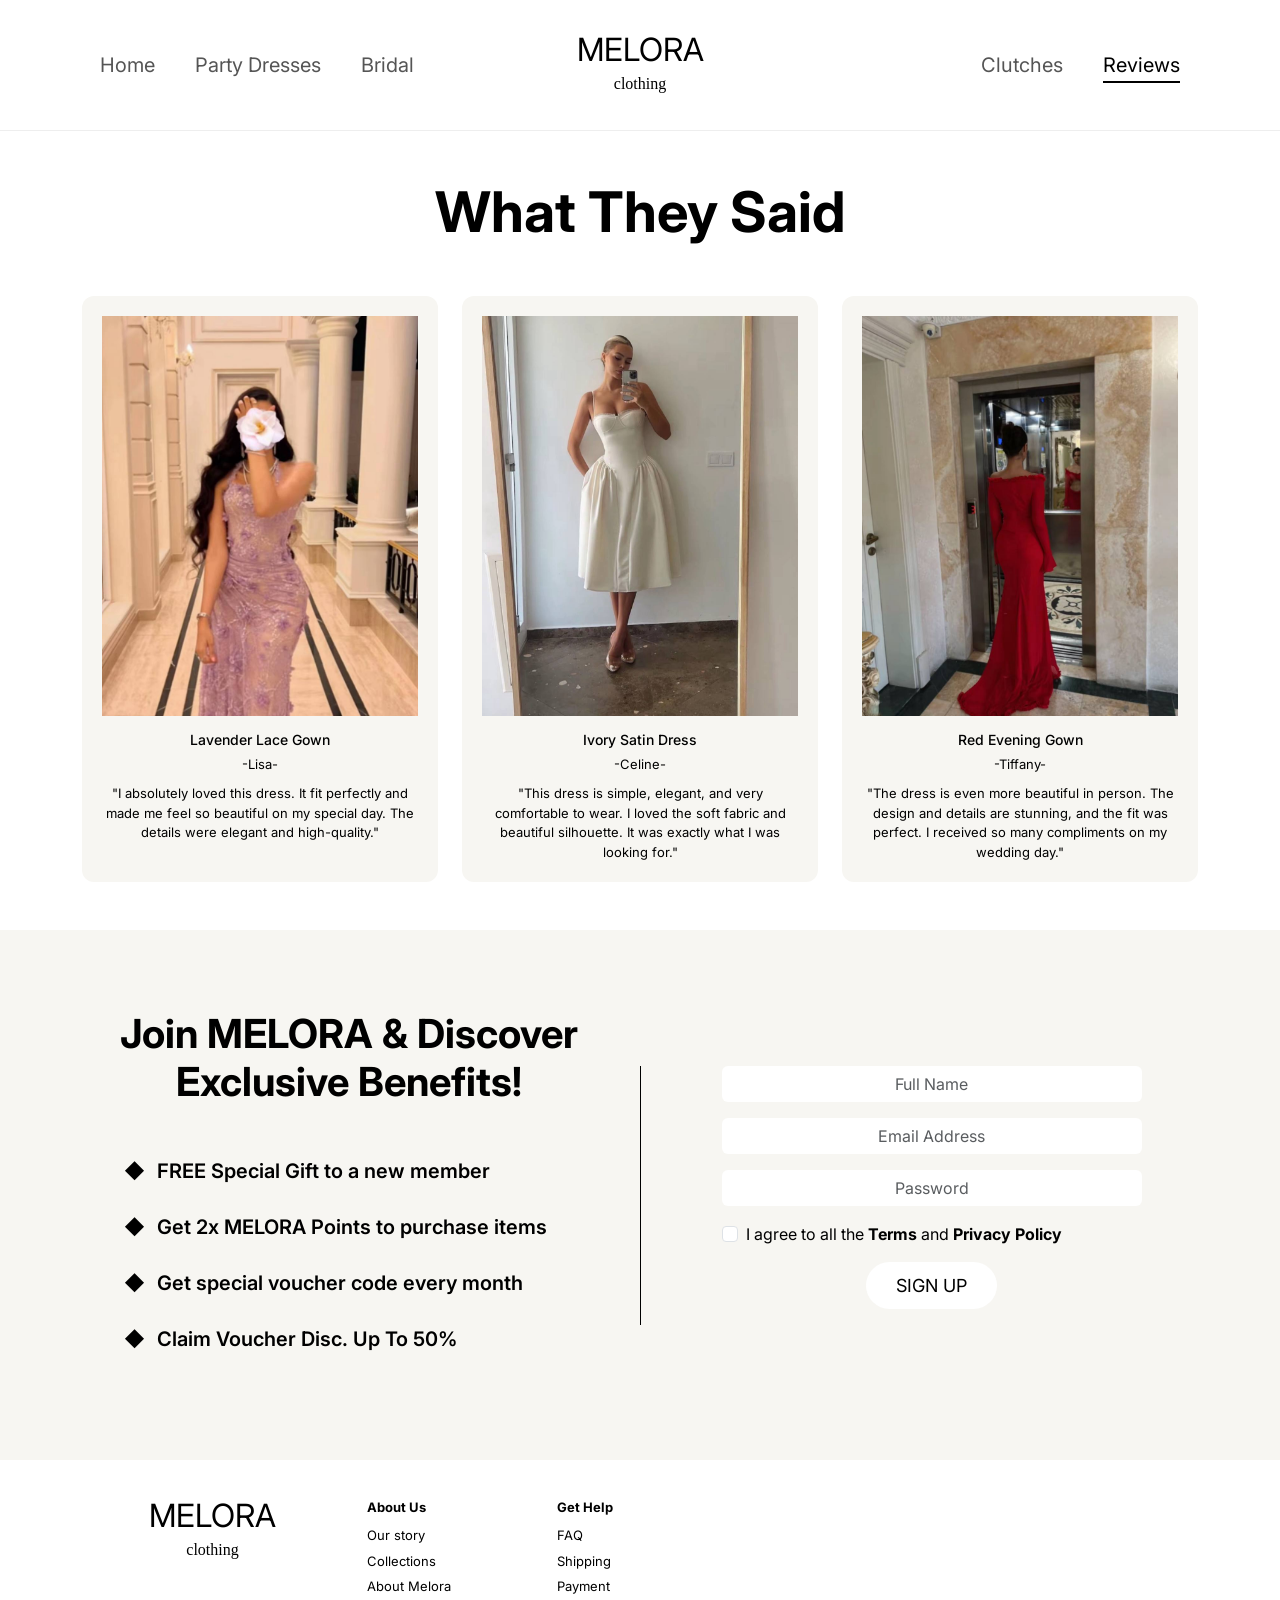
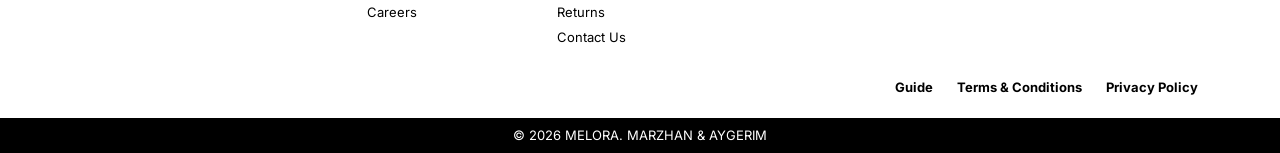
<file: WEB Midtrem project/reviews.html>
<!DOCTYPE html>
<html lang="en">
<head>
  <meta charset="UTF-8">
  <meta name="viewport" content="width=device-width, initial-scale=1">
  <title>Reviews - MELORA</title>

  <link href="https://cdn.jsdelivr.net/npm/bootstrap@5.3.3/dist/css/bootstrap.min.css" rel="stylesheet">
  <link href="https://fonts.googleapis.com/css2?family=Inter:wght@400;500;700&display=swap" rel="stylesheet">
  <link rel="stylesheet" href="style.css">
</head>
<body>

  <header class="site-header">
    <nav class="main-nav">
      <ul class="menu menu-left">
        <li><a href="index.html">Home</a></li>
        <li><a href="partydress.html">Party Dresses</a></li>
        <li><a href="bridal.html">Bridal</a></li>
      </ul>

      <a href="index.html" class="logo">
        <span class="logo-name">MELORA</span>
        <span class="logo-sub">clothing</span>
      </a>

      <ul class="menu menu-right">
        <li><a href="clutches.html">Clutches</a></li>
        <li><a href="reviews.html" class="active">Reviews</a></li>
      </ul>
    </nav>
  </header>
  <main>
    <section class="container py-5">
      <h1 class="section-title">What They Said</h1>

      <div class="row g-4">

        <div class="col-12 col-md-4">
          <article class="review-card">
            <img src="photo_2026-10-03 21.40.28.jpeg" alt="Customer in a lavender lace gown">
            <h2 class="review-dress">Lavender Lace Gown</h2>
            <p class="reviewer">-Lisa-</p>
            <blockquote class="review-text">
              "I absolutely loved this dress. It fit perfectly and made me feel
              so beautiful on my special day. The details were elegant and high-quality."
            </blockquote>
          </article>
        </div>

        <div class="col-12 col-md-4">
          <article class="review-card">
            <img src="photo_2026-10-03 21.40.29.jpeg" alt="Customer in an ivory satin dress">
            <h2 class="review-dress">Ivory Satin Dress</h2>
            <p class="reviewer">-Celine-</p>
            <blockquote class="review-text">
              "This dress is simple, elegant, and very comfortable to wear.
              I loved the soft fabric and beautiful silhouette.
              It was exactly what I was looking for."
            </blockquote>
          </article>
        </div>

        <div class="col-12 col-md-4">
          <article class="review-card">
            <img src="photo_2026-10-03 21.40.30.jpeg" alt="Customer in a red evening gown">
            <h2 class="review-dress">Red Evening Gown</h2>
            <p class="reviewer">-Tiffany-</p>
            <blockquote class="review-text">
              "The dress is even more beautiful in person. The design and details
              are stunning, and the fit was perfect. I received so many compliments
              on my wedding day."
            </blockquote>
          </article>
        </div>

      </div>
    </section>

    <section class="join-section">
      <div class="container">
        <div class="row align-items-center g-5">

          <div class="col-12 col-lg-6">
            <h2 class="join-title">Join MELORA &amp; Discover Exclusive Benefits!</h2>

            <ul class="benefits">
              <li><span class="diamond">&#9670;</span>FREE Special Gift to a new member</li>
              <li><span class="diamond">&#9670;</span>Get 2x MELORA Points to purchase items</li>
              <li><span class="diamond">&#9670;</span>Get special voucher code every month</li>
              <li><span class="diamond">&#9670;</span>Claim Voucher Disc. Up To 50%</li>
            </ul>
          </div>

          <div class="col-12 col-lg-6 join-divider">
            <form id="signup-form" class="join-form" action="#" method="post">
              <div class="mb-3">
                <label for="signup-name" class="visually-hidden">Full Name</label>
                <input type="text" class="form-control" id="signup-name" name="name" placeholder="Full Name">
              </div>

              <div class="mb-3">
                <label for="signup-email" class="visually-hidden">Email Address</label>
                <input type="email" class="form-control" id="signup-email" name="email" placeholder="Email Address">
              </div>

              <div class="mb-3">
                <label for="signup-password" class="visually-hidden">Password</label>
                <input type="password" class="form-control" id="signup-password" name="password" placeholder="Password">
              </div>

              <div class="form-check mb-3">
                <input type="checkbox" class="form-check-input" id="agree" name="agree">
                <label for="agree" class="form-check-label">
                  I agree to all the <strong>Terms</strong> and <strong>Privacy Policy</strong>
                </label>
              </div>

              <div class="text-center mb-3">
                <button type="submit" class="btn btn-melora">SIGN UP</button>
              </div>
            </form>
          </div>

        </div>
      </div>
    </section>
  </main>
  <footer class="big-footer">
    <div class="container">
      <div class="row gy-4">

        <div class="col-12 col-md-3">
          <a href="index.html" class="logo">
            <span class="logo-name">MELORA</span>
            <span class="logo-sub">clothing</span>
          </a>
        </div>

        <div class="col-6 col-md-2">
          <h3 class="footer-title">About Us</h3>
          <ul class="footer-list">
            <li><a href="about.html">Our story</a></li>
            <li><a href="partydress.html">Collections</a></li>
            <li><a href="about.html">About Melora</a></li>
            <li><a href="#">Careers</a></li>
          </ul>
        </div>

        <div class="col-6 col-md-2">
          <h3 class="footer-title">Get Help</h3>
          <ul class="footer-list">
            <li><a href="#">FAQ</a></li>
            <li><a href="#">Shipping</a></li>
            <li><a href="#">Payment</a></li>
            <li><a href="#">Returns</a></li>
            <li><a href="contact.html">Contact Us</a></li>
          </ul>
        </div>
      </div>

      <nav class="footer-bottom-links">
        <a href="#">Guide</a>
        <a href="#">Terms &amp; Conditions</a>
        <a href="#">Privacy Policy</a>
      </nav>
    </div>

    <p class="copyright bg-black text-white text-center py-2 mb-0">
      &copy; 2026 MELORA. MARZHAN &amp; AYGERIM
    </p>
  </footer>

</body>
</html>
</file>
<file: style.css>
body {
  font-family: "Inter", Arial, sans-serif;
  color: #000;
  background-color: #fff;
}

a {
  color: inherit;             
  text-decoration: none;       
}

a:hover {
  color: inherit;
}

.section-title {
  font-size: 56px;
  font-weight: 700;
  text-align: center;
  margin-bottom: 50px;
}

.site-header {
  position: sticky;
  top: 0;
  z-index: 100;                
  background-color: #fff;
  border-bottom: 1px solid #eee;
}

.main-nav {
  display: grid;
  grid-template-columns: 1fr auto 1fr;
  align-items: center;
  height: 130px;
  padding: 0 100px;
}

.menu {
  display: flex;
  gap: 40px;
  list-style: none;
  margin: 0;
  padding: 0;
}

.menu-right {
  justify-content: flex-end;   
}

.menu a {
  font-size: 20px;
  color: #555;
  padding-bottom: 4px;
  border-bottom: 2px solid transparent;
}

.menu a.active,
.menu a:hover {
  color: #000;
  border-bottom-color: #000;
}

.logo {
  display: flex;
  flex-direction: column;
  align-items: center;
  color: #000;
}

.logo-name {
  font-size: 32px;
  line-height: 1;
}

.logo-sub {
  margin-top: 6px;
  font-family: Georgia, serif;
  font-size: 16px;
}

#hero {
  background-image: url("Airbrush-IMAGE-ENHANCER-1789742259120-1789742259120.png");
  background-size: cover;
  background-position: center;
  background-color: #c4baab;   

  min-height: 650px;
  margin-bottom: 100px;        

  display: flex;
  flex-direction: column;
  justify-content: center;
  align-items: center;
  text-align: center;
}

#hero h1 {
  font-size: 100px;
  font-weight: 500;
  margin: 0;
}

#hero h2 {
  font-size: 32px;
  font-weight: 400;
  margin: 10px 0 0 0;
}

#hero hr {
  width: 400px;
  max-width: 80%;
  border-top: 1px solid #000;
  opacity: 1;
  margin: 20px 0;
}

#hero p {
  font-size: 24px;
  margin: 0;
}

.card-item {
  position: relative;
  text-align: center;
}

.card-item img {
  display: block;
  width: 100%;
  height: 580px;
  object-fit: cover;          
  background-color: #e8e2d8;
}

.item-name {
  margin: 12px 0 4px 0;
  font-size: 16px;
}

.item-price {
  margin: 0 0 12px 0;
  font-size: 14px;
}

.badge-sale {
  position: absolute;
  top: 12px;
  left: 12px;
  padding: 4px 14px;
  font-size: 12px;
  background-color: #000;
  color: #fff;
}

.btn-melora {
  padding: 10px 30px;
  font-size: 18px;
  color: #000;
  background-color: #f2f2f0;
  border: none;
  border-radius: 30px;
}

.btn-melora:hover {
  color: #000;
  background-color: #e4e2dd;
}

.gallery {
  display: grid;
  grid-template-columns: repeat(3, 1fr);
  gap: 30px;
}

#promo {
  display: flex;
  align-items: center;
  justify-content: space-between;
  min-height: 600px;
  padding: 0 100px;
  margin-bottom: 100px;        
  background-color: #f7f6f2;
}

#promo img {
  width: 380px;
  height: 500px;
  object-fit: contain;
}

.promo-text {
  text-align: center;
}

.promo-text h2 {
  font-size: 72px;
  font-weight: 700;
  margin-bottom: 25px;
}

.promo-text p {
  font-size: 24px;
  margin-bottom: 40px;
}

#promo .btn-melora {
  background-color: #fff;
}

.tabs {
  display: flex;
  justify-content: center;
  list-style: none;
  margin: 0;
  padding: 0;
}

.tabs a {
  display: block;
  padding: 20px 30px;
  font-size: 28px;
  color: #333;
}

.tabs a.active {
  background-color: #f7f6f2;  
  color: #000;
}
.bridal-box {
  padding: 40px;
  background-color: #f7f6f2;
}

.bridal-box .btn-melora {
  background-color: #fff;
}
.about-img {
  width: 100%;
  height: 550px;
  object-fit: cover;
  background-color: #e8e2d8;
}

.highlight {
  font-weight: 700;
  border-bottom: 2px solid #c4baab;
}

.site-footer {
  background-color: #f7f6f2;
  font-size: 14px;
}


@media (max-width: 992px) {
  .section-title {
    font-size: 44px;
  }

  .main-nav {
    height: auto;
    padding: 20px 30px;
  }

  .menu {
    gap: 20px;
  }

  .menu a {
    font-size: 17px;
  }

  #hero {
    min-height: 500px;
  }

  #hero h1 {
    font-size: 70px;
  }

  #hero h2 {
    font-size: 26px;
  }

  #hero p {
    font-size: 20px;
  }

  .card-item img {
    height: 420px;
  }

  .gallery {
    grid-template-columns: repeat(2, 1fr);
  }

  #promo {
    padding: 0 30px;
  }

  #promo img {
    width: 220px;
    height: 300px;
  }

  .promo-text h2 {
    font-size: 48px;
  }

  .promo-text p {
    font-size: 20px;
  }

  .tabs a {
    padding: 16px 18px;
    font-size: 22px;
  }
}

@media (max-width: 576px) {
  .section-title {
    font-size: 34px;
    margin-bottom: 30px;
  }
  .main-nav {
    grid-template-columns: 1fr;
    row-gap: 12px;
    justify-items: center;
  }

  .logo {
    order: -1;
  }

  .menu {
    flex-wrap: wrap;
    justify-content: center;
    gap: 14px 20px;
  }

  .menu-right {
    justify-content: center;
  }

  #hero {
    min-height: 400px;
    margin-bottom: 50px;
  }

  #hero h1 {
    font-size: 48px;
  }

  #hero h2 {
    font-size: 20px;
  }

  #hero p {
    font-size: 16px;
  }

  .card-item img {
    height: 400px;
  }

  .gallery {
    grid-template-columns: 1fr;
  }

  #promo {
    flex-direction: column;
    padding: 40px 20px;
    margin-bottom: 50px;
  }

  #promo img {
    width: 200px;
    height: 250px;
  }

  .promo-text {
    margin: 20px 0;
  }

  .promo-text h2 {
    font-size: 40px;
  }

  .tabs {
    flex-wrap: wrap;
  }

  .tabs a {
    padding: 12px 14px;
    font-size: 18px;
  }

  .bridal-box {
    padding: 20px;
  }

  .about-img {
    height: 380px;
  }
}

.clutch-grid {
  display: grid;
  grid-template-columns: repeat(3, 1fr);
  grid-auto-rows: 260px;
  gap: 30px;
}

.clutch-item {
  position: relative;
  background-color: #fafafa;
  overflow: hidden;
}

.clutch-tall {
  grid-row: span 2;
}

.clutch-item img {
  width: 100%;
  height: 100%;
  object-fit: contain;         
}

.clutch-tall img {
  object-fit: cover;          
}

.clutch-name {
  position: absolute;
  left: 20px;
  bottom: 20px;
  margin: 0;
  padding: 4px 10px;
  font-size: 16px;
  font-weight: 500;
  background-color: rgba(255, 255, 255, 0.75);
}

.clutch-arrow {
  position: absolute;
  right: 0;
  bottom: 0;
  display: flex;
  justify-content: center;
  align-items: center;
  width: 90px;
  height: 80px;
  font-size: 36px;
  background-color: #f7f6f2;
}

.clutch-arrow:hover {
  background-color: #e4e2dd;
}

@media (max-width: 992px) {
  .clutch-grid {
    grid-template-columns: repeat(2, 1fr);
  }
}

@media (max-width: 576px) {
  .clutch-grid {
    grid-template-columns: 1fr;
    grid-auto-rows: 300px;
  }

  .clutch-name {
    font-size: 14px;
    left: 10px;
    max-width: 60%;
  }
}

.review-card {
  height: 100%;                
  padding: 20px;
  text-align: center;
  background-color: #f7f6f2;
  border-radius: 12px;
}

.review-card img {
  width: 100%;
  height: 400px;
  object-fit: cover;
  background-color: #e8e2d8;
}

.review-dress {
  margin: 16px 0 6px 0;
  font-size: 14px;
  font-weight: 500;
}


.reviewer {
  margin: 0 0 10px 0;
  font-size: 13px;
}

.review-text {
  margin: 0;
  font-size: 13px;
}


.join-section {
  padding: 80px 0;
  background-color: #f7f6f2;
}

.join-title {
  font-size: 40px;
  font-weight: 700;
  text-align: center;
  margin-bottom: 50px;
}

.benefits {
  list-style: none;
  max-width: 450px;
  margin: 0 auto;
  padding: 0;
}

.benefits li {
  margin-bottom: 26px;
  font-size: 20px;
  font-weight: 600;
}

.diamond {
  margin-right: 12px;
}

.join-divider {
  border-left: 1px solid #000;
}

.join-form {
  max-width: 420px;
  margin: 0 auto;
}

.join-form .form-control {
  text-align: center;
  border: none;
}

.join-section .btn-melora {
  background-color: #fff;
}

.big-footer {
  padding-top: 40px;
  background-color: #fff;
}

.footer-title {
  margin-bottom: 10px;
  font-size: 13px;
  font-weight: 700;
}

.footer-list {
  list-style: none;
  margin: 0;
  padding: 0;
  font-size: 13px;
}

.footer-list li {
  margin-bottom: 6px;
}

.footer-bottom-links {
  margin: 20px 0;
  text-align: right;
}

.footer-bottom-links a {
  margin-left: 20px;
  font-size: 13px;
  font-weight: 700;
}

.copyright {
  font-size: 13px;
}


@media (max-width: 992px) {
  .join-section {
    padding: 60px 0;
  }

  .join-title {
    font-size: 34px;
  }

  .join-divider {
    border-left: none;
    border-top: 1px solid #000;
    padding-top: 40px;
  }
}

@media (max-width: 576px) {
  .join-section {
    padding: 40px 0;
  }

  .join-title {
    font-size: 28px;
  }

  .benefits li {
    font-size: 17px;
  }

  .footer-bottom-links {
    text-align: left;
  }

  .footer-bottom-links a {
    margin: 0 20px 0 0;
  }
}
</file>
<file: WEB Midtrem project/style.css>
body {
  font-family: "Inter", Arial, sans-serif;
  color: #000;
  background-color: #fff;
}

a {
  color: inherit;             
  text-decoration: none;       
}

a:hover {
  color: inherit;
}

.section-title {
  font-size: 56px;
  font-weight: 700;
  text-align: center;
  margin-bottom: 50px;
}

.site-header {
  position: sticky;
  top: 0;
  z-index: 100;                
  background-color: #fff;
  border-bottom: 1px solid #eee;
}

.main-nav {
  display: grid;
  grid-template-columns: 1fr auto 1fr;
  align-items: center;
  height: 130px;
  padding: 0 100px;
}

.menu {
  display: flex;
  gap: 40px;
  list-style: none;
  margin: 0;
  padding: 0;
}

.menu-right {
  justify-content: flex-end;   
}

.menu a {
  font-size: 20px;
  color: #555;
  padding-bottom: 4px;
  border-bottom: 2px solid transparent;
}

.menu a.active,
.menu a:hover {
  color: #000;
  border-bottom-color: #000;
}

.logo {
  display: flex;
  flex-direction: column;
  align-items: center;
  color: #000;
}

.logo-name {
  font-size: 32px;
  line-height: 1;
}

.logo-sub {
  margin-top: 6px;
  font-family: Georgia, serif;
  font-size: 16px;
}

#hero {
  background-image: url("Airbrush-IMAGE-ENHANCER-1789742259120-1789742259120.png");
  background-size: cover;
  background-position: center;
  background-color: #c4baab;   

  min-height: 650px;
  margin-bottom: 100px;        

  display: flex;
  flex-direction: column;
  justify-content: center;
  align-items: center;
  text-align: center;
}

#hero h1 {
  font-size: 100px;
  font-weight: 500;
  margin: 0;
}

#hero h2 {
  font-size: 32px;
  font-weight: 400;
  margin: 10px 0 0 0;
}

#hero hr {
  width: 400px;
  max-width: 80%;
  border-top: 1px solid #000;
  opacity: 1;
  margin: 20px 0;
}

#hero p {
  font-size: 24px;
  margin: 0;
}

.card-item {
  position: relative;
  text-align: center;
}

.card-item img {
  display: block;
  width: 100%;
  height: 580px;
  object-fit: cover;          
  background-color: #e8e2d8;
}

.item-name {
  margin: 12px 0 4px 0;
  font-size: 16px;
}

.item-price {
  margin: 0 0 12px 0;
  font-size: 14px;
}

.badge-sale {
  position: absolute;
  top: 12px;
  left: 12px;
  padding: 4px 14px;
  font-size: 12px;
  background-color: #000;
  color: #fff;
}

.btn-melora {
  padding: 10px 30px;
  font-size: 18px;
  color: #000;
  background-color: #f2f2f0;
  border: none;
  border-radius: 30px;
}

.btn-melora:hover {
  color: #000;
  background-color: #e4e2dd;
}

.gallery {
  display: grid;
  grid-template-columns: repeat(3, 1fr);
  gap: 30px;
}

#promo {
  display: flex;
  align-items: center;
  justify-content: space-between;
  min-height: 600px;
  padding: 0 100px;
  margin-bottom: 100px;        
  background-color: #f7f6f2;
}

#promo img {
  width: 380px;
  height: 500px;
  object-fit: contain;
}

.promo-text {
  text-align: center;
}

.promo-text h2 {
  font-size: 72px;
  font-weight: 700;
  margin-bottom: 25px;
}

.promo-text p {
  font-size: 24px;
  margin-bottom: 40px;
}

#promo .btn-melora {
  background-color: #fff;
}

.tabs {
  display: flex;
  justify-content: center;
  list-style: none;
  margin: 0;
  padding: 0;
}

.tabs a {
  display: block;
  padding: 20px 30px;
  font-size: 28px;
  color: #333;
}

.tabs a.active {
  background-color: #f7f6f2;  
  color: #000;
}
.bridal-box {
  padding: 40px;
  background-color: #f7f6f2;
}

.bridal-box .btn-melora {
  background-color: #fff;
}
.about-img {
  width: 100%;
  height: 550px;
  object-fit: cover;
  background-color: #e8e2d8;
}

.highlight {
  font-weight: 700;
  border-bottom: 2px solid #c4baab;
}

.site-footer {
  background-color: #f7f6f2;
  font-size: 14px;
}


@media (max-width: 992px) {
  .section-title {
    font-size: 44px;
  }

  .main-nav {
    height: auto;
    padding: 20px 30px;
  }

  .menu {
    gap: 20px;
  }

  .menu a {
    font-size: 17px;
  }

  #hero {
    min-height: 500px;
  }

  #hero h1 {
    font-size: 70px;
  }

  #hero h2 {
    font-size: 26px;
  }

  #hero p {
    font-size: 20px;
  }

  .card-item img {
    height: 420px;
  }

  .gallery {
    grid-template-columns: repeat(2, 1fr);
  }

  #promo {
    padding: 0 30px;
  }

  #promo img {
    width: 220px;
    height: 300px;
  }

  .promo-text h2 {
    font-size: 48px;
  }

  .promo-text p {
    font-size: 20px;
  }

  .tabs a {
    padding: 16px 18px;
    font-size: 22px;
  }
}

@media (max-width: 576px) {
  .section-title {
    font-size: 34px;
    margin-bottom: 30px;
  }
  .main-nav {
    grid-template-columns: 1fr;
    row-gap: 12px;
    justify-items: center;
  }

  .logo {
    order: -1;
  }

  .menu {
    flex-wrap: wrap;
    justify-content: center;
    gap: 14px 20px;
  }

  .menu-right {
    justify-content: center;
  }

  #hero {
    min-height: 400px;
    margin-bottom: 50px;
  }

  #hero h1 {
    font-size: 48px;
  }

  #hero h2 {
    font-size: 20px;
  }

  #hero p {
    font-size: 16px;
  }

  .card-item img {
    height: 400px;
  }

  .gallery {
    grid-template-columns: 1fr;
  }

  #promo {
    flex-direction: column;
    padding: 40px 20px;
    margin-bottom: 50px;
  }

  #promo img {
    width: 200px;
    height: 250px;
  }

  .promo-text {
    margin: 20px 0;
  }

  .promo-text h2 {
    font-size: 40px;
  }

  .tabs {
    flex-wrap: wrap;
  }

  .tabs a {
    padding: 12px 14px;
    font-size: 18px;
  }

  .bridal-box {
    padding: 20px;
  }

  .about-img {
    height: 380px;
  }
}

.clutch-grid {
  display: grid;
  grid-template-columns: repeat(3, 1fr);
  grid-auto-rows: 260px;
  gap: 30px;
}

.clutch-item {
  position: relative;
  background-color: #fafafa;
  overflow: hidden;
}

.clutch-tall {
  grid-row: span 2;
}

.clutch-item img {
  width: 100%;
  height: 100%;
  object-fit: contain;         
}

.clutch-tall img {
  object-fit: cover;          
}

.clutch-name {
  position: absolute;
  left: 20px;
  bottom: 20px;
  margin: 0;
  padding: 4px 10px;
  font-size: 16px;
  font-weight: 500;
  background-color: rgba(255, 255, 255, 0.75);
}

.clutch-arrow {
  position: absolute;
  right: 0;
  bottom: 0;
  display: flex;
  justify-content: center;
  align-items: center;
  width: 90px;
  height: 80px;
  font-size: 36px;
  background-color: #f7f6f2;
}

.clutch-arrow:hover {
  background-color: #e4e2dd;
}

@media (max-width: 992px) {
  .clutch-grid {
    grid-template-columns: repeat(2, 1fr);
  }
}

@media (max-width: 576px) {
  .clutch-grid {
    grid-template-columns: 1fr;
    grid-auto-rows: 300px;
  }

  .clutch-name {
    font-size: 14px;
    left: 10px;
    max-width: 60%;
  }
}

.review-card {
  height: 100%;                
  padding: 20px;
  text-align: center;
  background-color: #f7f6f2;
  border-radius: 12px;
}

.review-card img {
  width: 100%;
  height: 400px;
  object-fit: cover;
  background-color: #e8e2d8;
}

.review-dress {
  margin: 16px 0 6px 0;
  font-size: 14px;
  font-weight: 500;
}


.reviewer {
  margin: 0 0 10px 0;
  font-size: 13px;
}

.review-text {
  margin: 0;
  font-size: 13px;
}


.join-section {
  padding: 80px 0;
  background-color: #f7f6f2;
}

.join-title {
  font-size: 40px;
  font-weight: 700;
  text-align: center;
  margin-bottom: 50px;
}

.benefits {
  list-style: none;
  max-width: 450px;
  margin: 0 auto;
  padding: 0;
}

.benefits li {
  margin-bottom: 26px;
  font-size: 20px;
  font-weight: 600;
}

.diamond {
  margin-right: 12px;
}

.join-divider {
  border-left: 1px solid #000;
}

.join-form {
  max-width: 420px;
  margin: 0 auto;
}

.join-form .form-control {
  text-align: center;
  border: none;
}

.join-section .btn-melora {
  background-color: #fff;
}

.big-footer {
  padding-top: 40px;
  background-color: #fff;
}

.footer-title {
  margin-bottom: 10px;
  font-size: 13px;
  font-weight: 700;
}

.footer-list {
  list-style: none;
  margin: 0;
  padding: 0;
  font-size: 13px;
}

.footer-list li {
  margin-bottom: 6px;
}

.footer-bottom-links {
  margin: 20px 0;
  text-align: right;
}

.footer-bottom-links a {
  margin-left: 20px;
  font-size: 13px;
  font-weight: 700;
}

.copyright {
  font-size: 13px;
}


@media (max-width: 992px) {
  .join-section {
    padding: 60px 0;
  }

  .join-title {
    font-size: 34px;
  }

  .join-divider {
    border-left: none;
    border-top: 1px solid #000;
    padding-top: 40px;
  }
}

@media (max-width: 576px) {
  .join-section {
    padding: 40px 0;
  }

  .join-title {
    font-size: 28px;
  }

  .benefits li {
    font-size: 17px;
  }

  .footer-bottom-links {
    text-align: left;
  }

  .footer-bottom-links a {
    margin: 0 20px 0 0;
  }
}
</file>
